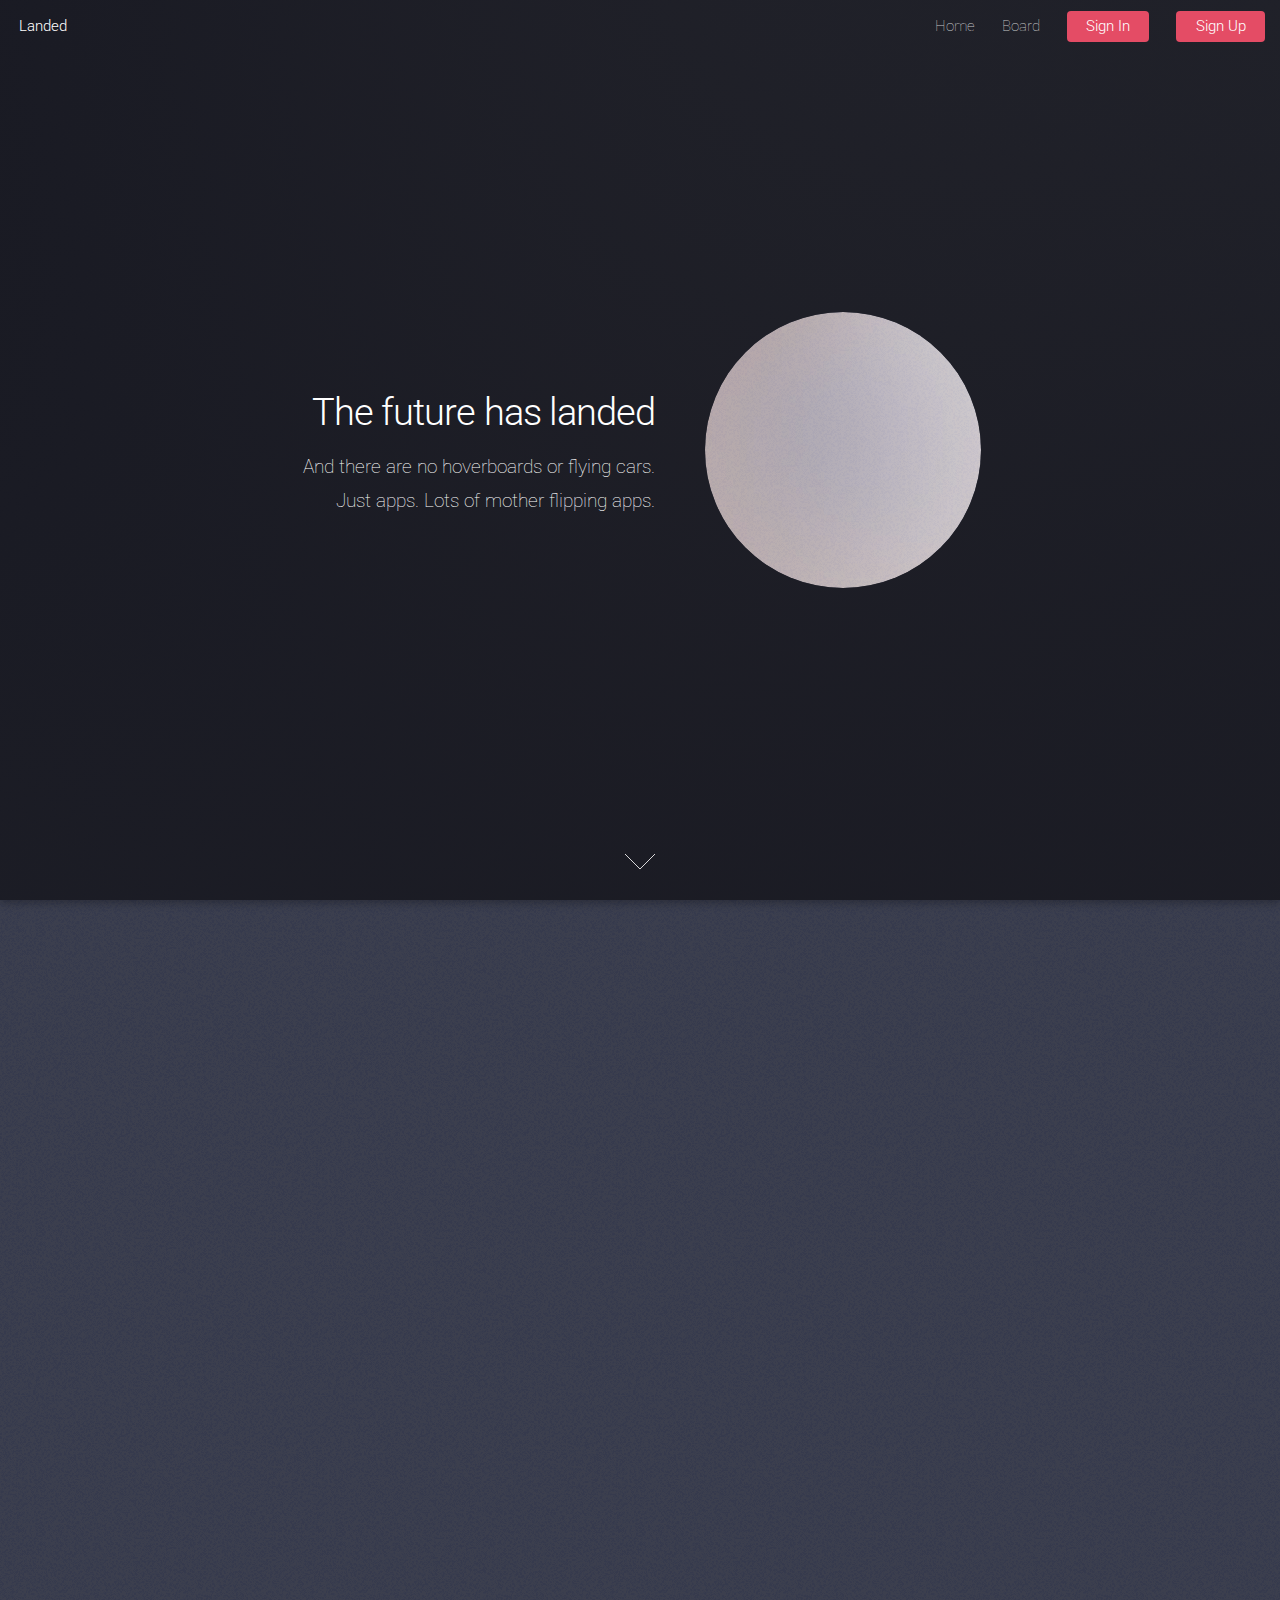
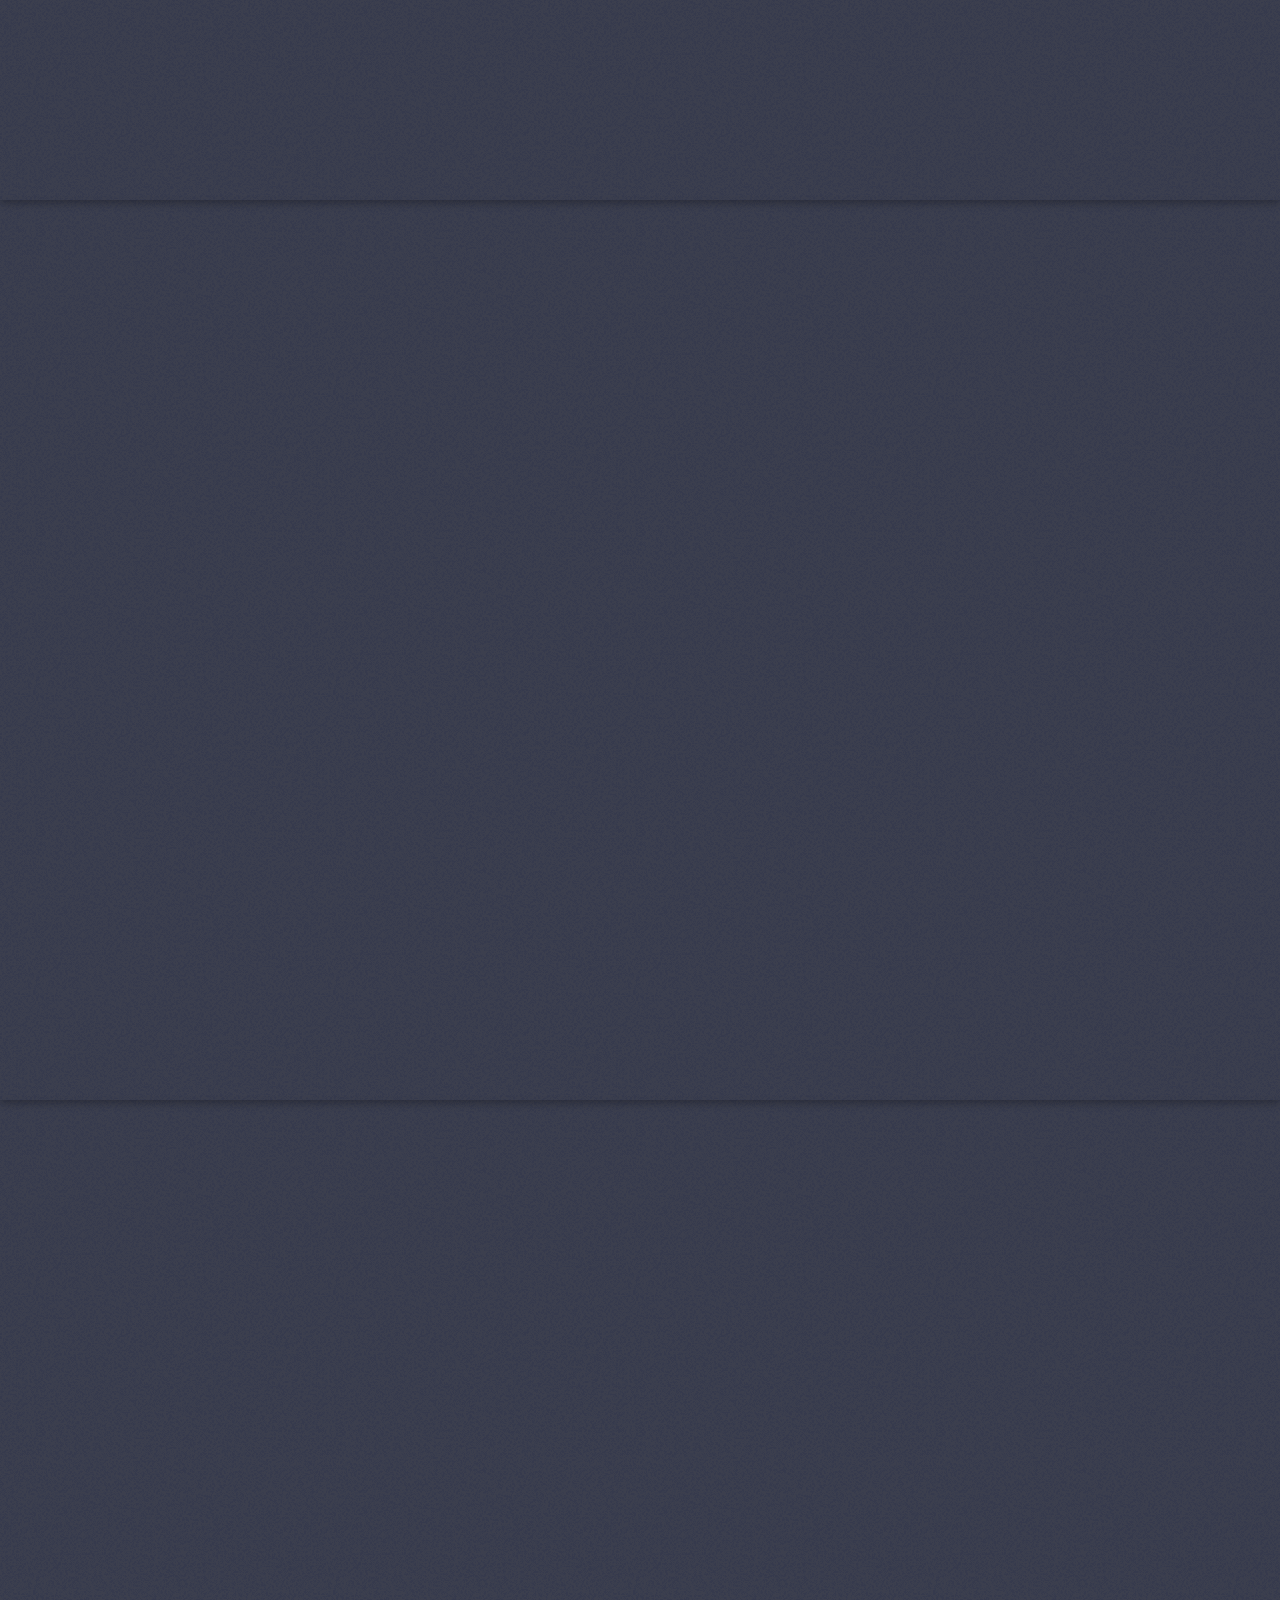
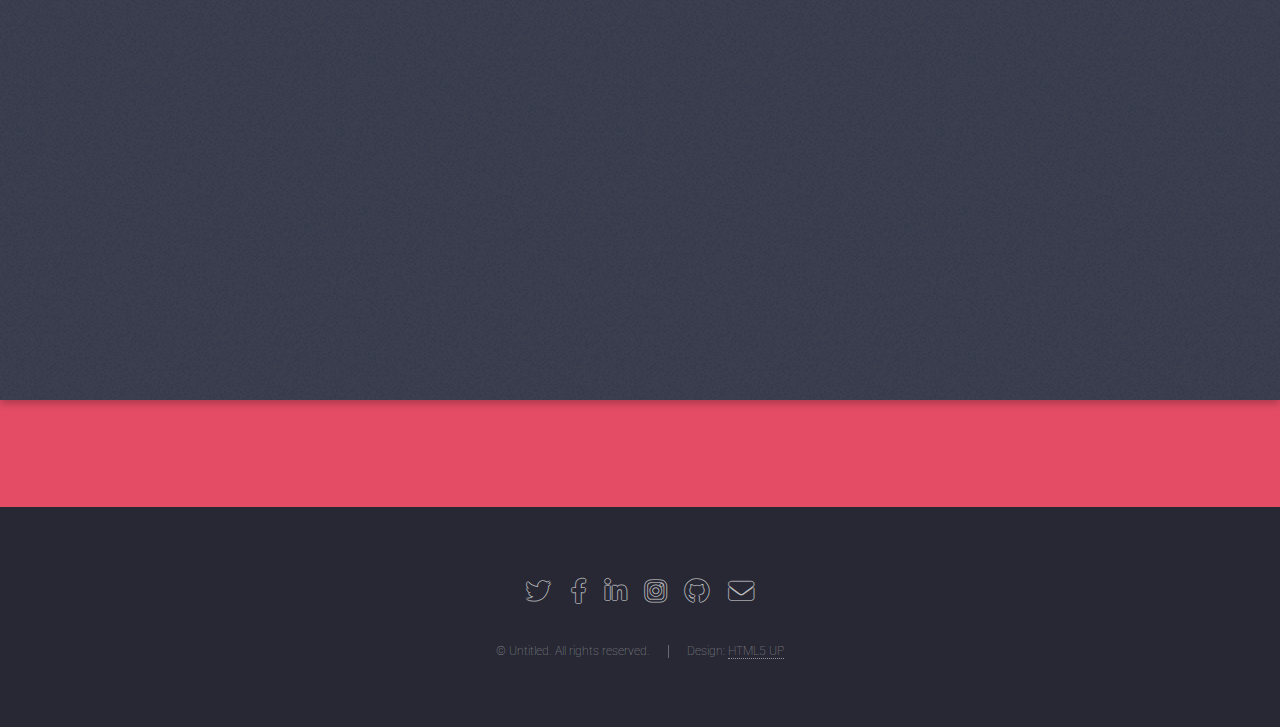
<file: Woosuk/WebContent/index.html>
<!DOCTYPE HTML>
<!--
	Landed by HTML5 UP
	html5up.net | @ajlkn
	Free for personal and commercial use under the CCA 3.0 license (html5up.net/license)
-->
<html>
	<head>
		<title>Landed by HTML5 UP</title>
		<meta charset="utf-8" />
		<meta name="viewport" content="width=device-width, initial-scale=1, user-scalable=no" />
		<link rel="stylesheet" href="assets/css/main.css" />
		<noscript><link rel="stylesheet" href="assets/css/noscript.css" /></noscript>
	</head>
	<body class="is-preload landing">
		<div id="page-wrapper">

			<!-- Header -->
				<header id="header">
					<h1 id="logo"><a href="index.html">Landed</a></h1>
					<nav id="nav">
						<ul>
							<li><a href="index.html">Home</a></li>
							<li>
								<a href="board.html">Board</a>
							</li>
							<li><a href="signin.html" class="button primary">Sign In</a></li>
							<li><a href="signup.html" class="button primary">Sign Up</a></li>
						</ul>
					</nav>
				</header>

			<!-- Banner -->
				<section id="banner">
					<div class="content">
						<header>
							<h2>The future has landed</h2>
							<p>And there are no hoverboards or flying cars.<br />
							Just apps. Lots of mother flipping apps.</p>
						</header>
						<span class="image"><img src="images/pic01.jpg" alt="" /></span>
					</div>
					<a href="#one" class="goto-next scrolly">Next</a>
				</section>

			<!-- One -->
				<section id="one" class="spotlight style1 bottom">
					<span class="image fit main"><img src="images/pic02.jpg" alt="" /></span>
					<div class="content">
						<div class="container">
							<div class="row">
								<div class="col-4 col-12-medium">
									<header>
										<h2>Odio faucibus ipsum integer consequat</h2>
										<p>Nascetur eu nibh vestibulum amet gravida nascetur praesent</p>
									</header>
								</div>
								<div class="col-4 col-12-medium">
									<p>Feugiat accumsan lorem eu ac lorem amet sed accumsan donec.
									Blandit orci porttitor semper. Arcu phasellus tortor enim mi
									nisi praesent dolor adipiscing. Integer mi sed nascetur cep aliquet
									augue varius tempus lobortis porttitor accumsan consequat
									adipiscing lorem dolor.</p>
								</div>
								<div class="col-4 col-12-medium">
									<p>Morbi enim nascetur et placerat lorem sed iaculis neque ante
									adipiscing adipiscing metus massa. Blandit orci porttitor semper.
									Arcu phasellus tortor enim mi mi nisi praesent adipiscing. Integer
									mi sed nascetur cep aliquet augue varius tempus. Feugiat lorem
									ipsum dolor nullam.</p>
								</div>
							</div>
						</div>
					</div>
					<a href="#two" class="goto-next scrolly">Next</a>
				</section>

			<!-- Two -->
				<section id="two" class="spotlight style2 right">
					<span class="image fit main"><img src="images/pic03.jpg" alt="" /></span>
					<div class="content">
						<header>
							<h2>Interdum amet non magna accumsan</h2>
							<p>Nunc commodo accumsan eget id nisi eu col volutpat magna</p>
						</header>
						<p>Feugiat accumsan lorem eu ac lorem amet ac arcu phasellus tortor enim mi mi nisi praesent adipiscing. Integer mi sed nascetur cep aliquet augue varius tempus lobortis porttitor lorem et accumsan consequat adipiscing lorem.</p>
						<ul class="actions">
							<li><a href="board.html" class="button">Learn More</a></li>
						</ul>
					</div>
					<a href="#three" class="goto-next scrolly">Next</a>
				</section>

			<!-- Three -->
				<section id="three" class="spotlight style3 left">
					<span class="image fit main bottom"><img src="images/pic04.jpg" alt="" /></span>
					<div class="content">
						<header>
							<h2>Interdum felis blandit praesent sed augue</h2>
							<p>Accumsan integer ultricies aliquam vel massa sapien phasellus</p>
						</header>
						<p>Feugiat accumsan lorem eu ac lorem amet ac arcu phasellus tortor enim mi mi nisi praesent adipiscing. Integer mi sed nascetur cep aliquet augue varius tempus lobortis porttitor lorem et accumsan consequat adipiscing lorem.</p>
						<ul class="actions">
							<li><a href="board.html" class="button">Learn More</a></li>
						</ul>
					</div>
					<a href="#four" class="goto-next scrolly">Next</a>
				</section>
				
				<section id="five" class="wrapper style2 special fade">
					<div class="container">
					</div>
				</section>


			<!-- Footer -->
				<footer id="footer">
					<ul class="icons">
						<li><a href="#" class="icon brands alt fa-twitter"><span class="label">Twitter</span></a></li>
						<li><a href="#" class="icon brands alt fa-facebook-f"><span class="label">Facebook</span></a></li>
						<li><a href="#" class="icon brands alt fa-linkedin-in"><span class="label">LinkedIn</span></a></li>
						<li><a href="#" class="icon brands alt fa-instagram"><span class="label">Instagram</span></a></li>
						<li><a href="#" class="icon brands alt fa-github"><span class="label">GitHub</span></a></li>
						<li><a href="#" class="icon solid alt fa-envelope"><span class="label">Email</span></a></li>
					</ul>
					<ul class="copyright">
						<li>&copy; Untitled. All rights reserved.</li><li>Design: <a href="http://html5up.net">HTML5 UP</a></li>
					</ul>
				</footer>

		</div>

		<!-- Scripts -->
			<script src="assets/js/jquery.min.js"></script>
			<script src="assets/js/jquery.scrolly.min.js"></script>
			<script src="assets/js/jquery.dropotron.min.js"></script>
			<script src="assets/js/jquery.scrollex.min.js"></script>
			<script src="assets/js/browser.min.js"></script>
			<script src="assets/js/breakpoints.min.js"></script>
			<script src="assets/js/util.js"></script>
			<script src="assets/js/main.js"></script>

	</body>
</html>
</file>
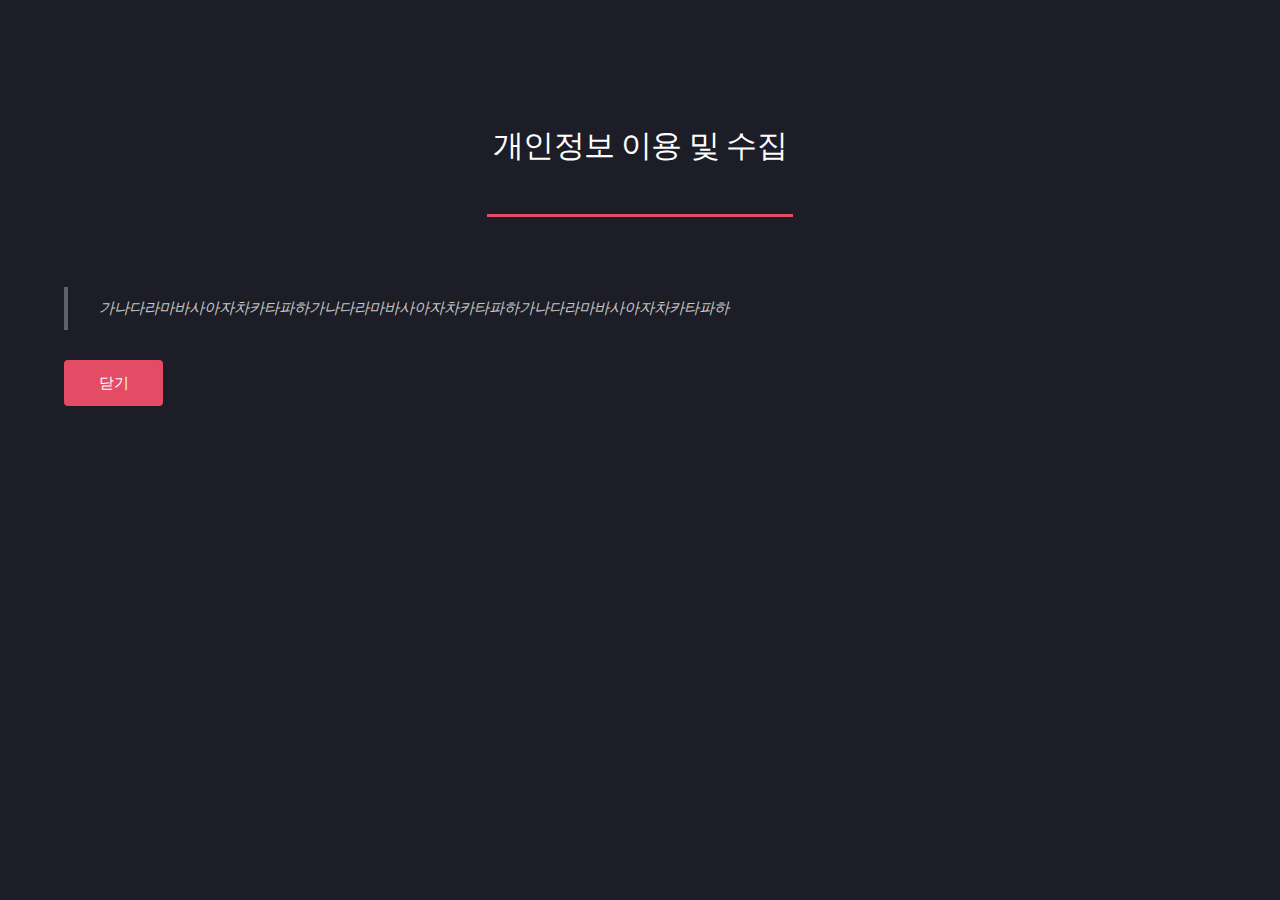
<file: Woosuk/WebContent/agree.html>
<!DOCTYPE HTML>
<!--
	Landed by HTML5 UP
	html5up.net | @ajlkn
	Free for personal and commercial use under the CCA 3.0 license (html5up.net/license)
-->
<html>
	<head>
		<title>Elements - Landed by HTML5 UP</title>
		<meta charset="utf-8" />
		<meta name="viewport" content="width=device-width, initial-scale=1, user-scalable=no" />
		<link rel="stylesheet" href="assets/css/main.css" />
		<noscript><link rel="stylesheet" href="assets/css/noscript.css" /></noscript>
	</head>
	<body class="is-preload">
		<div id="page-wrapper">
			<!-- Main -->
				<div id="main" class="wrapper style1">
					<div class="container">
						<header class="major">
							<h2>개인정보 이용 및 수집</h2>
						</header>

						<!-- Text -->
							<section>
								<h3></h3>
								<blockquote>
									가나다라마바사아자차카타파하가나다라마바사아자차카타파하가나다라마바사아자차카타파하
								</blockquote>

							</section>

						

						<!-- Buttons -->
							<section>
								<ul class="actions">
									<li><a href="javascript:window.close();" class="button primary">닫기</a></li>
								</ul>
								
							</section>

					</div>
				</div>

	</body>
</html>
</file>
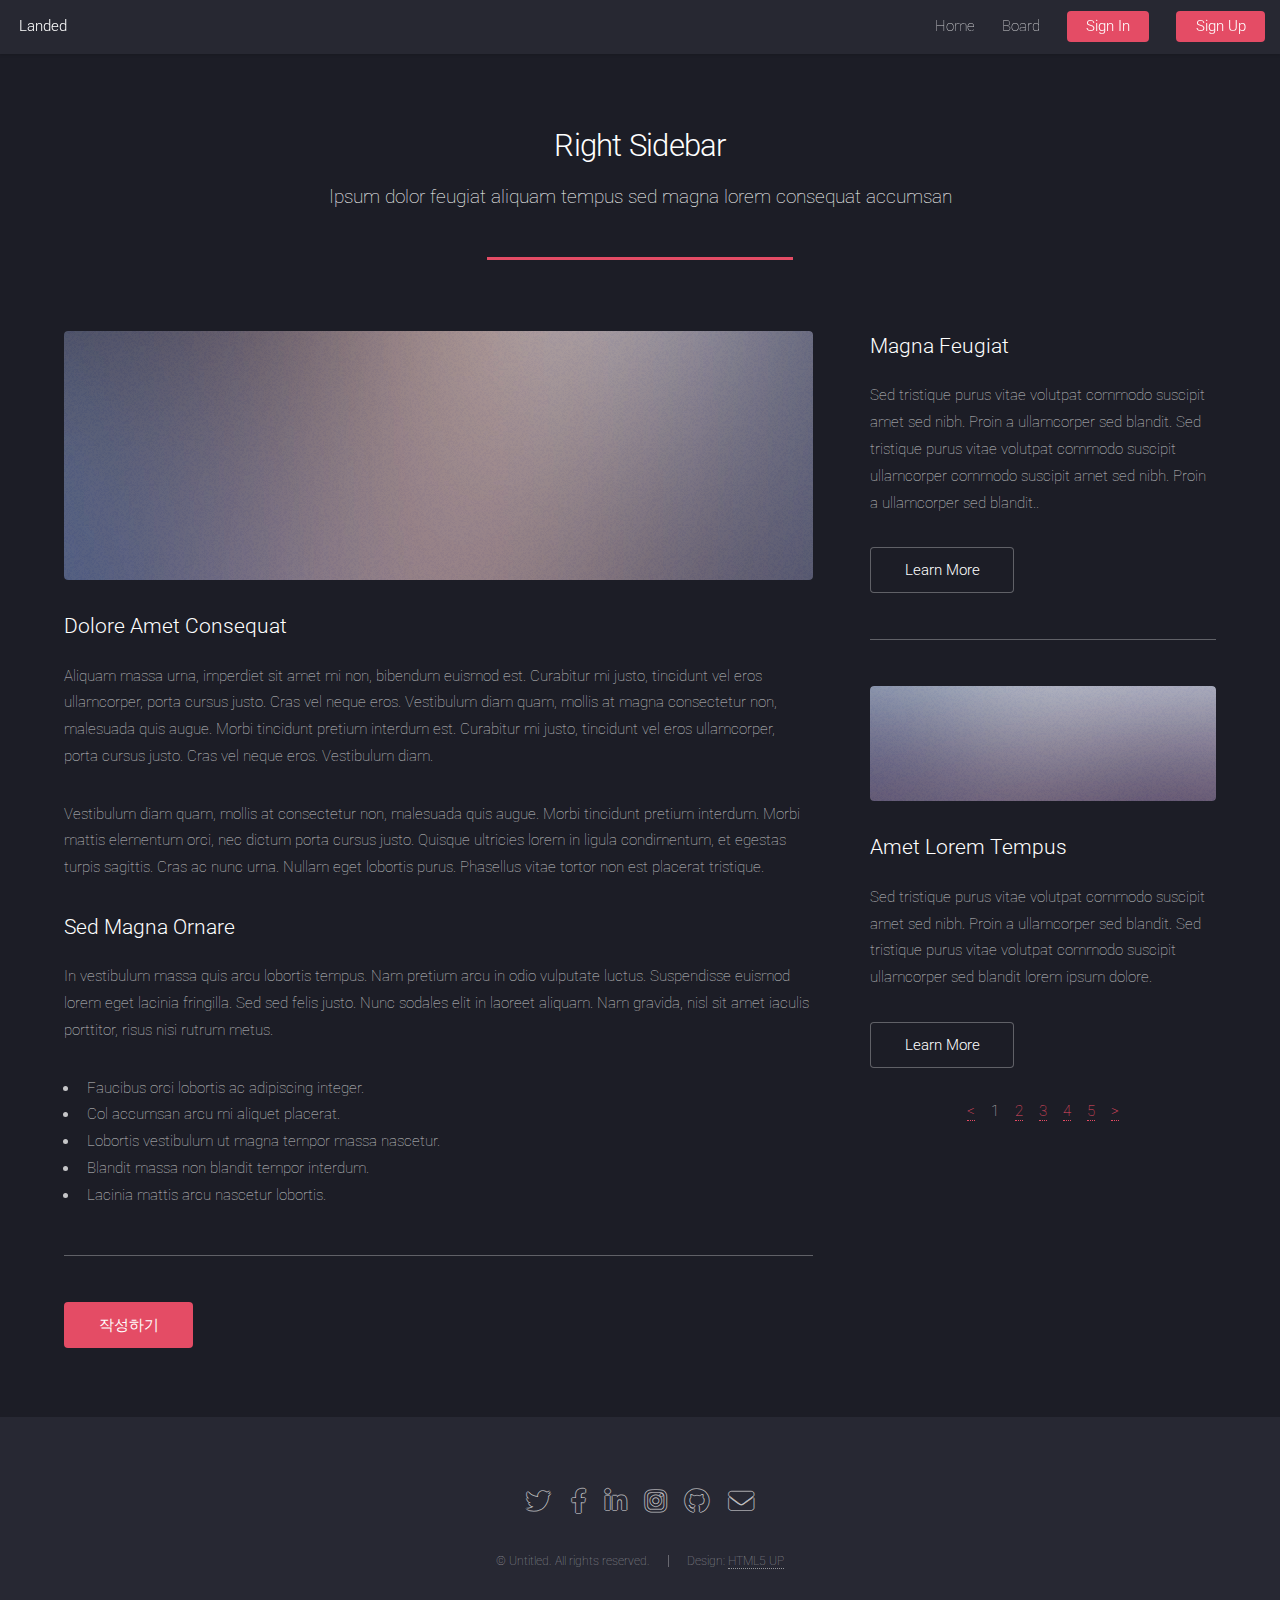
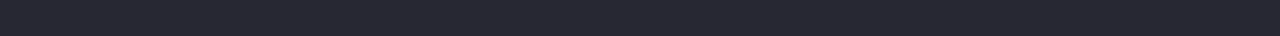
<file: Woosuk/WebContent/board.html>
<!DOCTYPE HTML>
<!--
	Landed by HTML5 UP
	html5up.net | @ajlkn
	Free for personal and commercial use under the CCA 3.0 license (html5up.net/license)
-->
<html>
	<head>
		<title>Right Sidebar - Landed by HTML5 UP</title>
		<meta charset="utf-8" />
		<meta name="viewport" content="width=device-width, initial-scale=1, user-scalable=no" />
		<link rel="stylesheet" href="assets/css/main.css" />
		<noscript><link rel="stylesheet" href="assets/css/noscript.css" /></noscript>
	</head>
	<body class="is-preload">
		<div id="page-wrapper">

			<!-- Header -->
				<header id="header">
					<h1 id="logo"><a href="index.html">Landed</a></h1>
					<nav id="nav">
						<ul>
							<li><a href="index.html">Home</a></li>
							<li>
								<a href="board.html">Board</a>
							</li>
							<li><a href="signin.html" class="button primary">Sign In</a></li>
							<li><a href="signup.html" class="button primary">Sign Up</a></li>
						</ul>
					</nav>
				</header>

			<!-- Main -->
				<div id="main" class="wrapper style1">
					<div class="container">
						<header class="major">
							<h2>Right Sidebar</h2>
							<p>Ipsum dolor feugiat aliquam tempus sed magna lorem consequat accumsan</p>
						</header>
						<div class="row gtr-150">
							<div class="col-8 col-12-medium">

								<!-- Content -->
									<section id="content">
										<a href="#" class="image fit"><img src="images/pic06.jpg" alt="" /></a>
										<h3>Dolore Amet Consequat</h3>
										<p>Aliquam massa urna, imperdiet sit amet mi non, bibendum euismod est. Curabitur mi justo, tincidunt vel eros ullamcorper, porta cursus justo. Cras vel neque eros. Vestibulum diam quam, mollis at magna consectetur non, malesuada quis augue. Morbi tincidunt pretium interdum est. Curabitur mi justo, tincidunt vel eros ullamcorper, porta cursus justo. Cras vel neque eros. Vestibulum diam.</p>
										<p>Vestibulum diam quam, mollis at consectetur non, malesuada quis augue. Morbi tincidunt pretium interdum. Morbi mattis elementum orci, nec dictum porta cursus justo. Quisque ultricies lorem in ligula condimentum, et egestas turpis sagittis. Cras ac nunc urna. Nullam eget lobortis purus. Phasellus vitae tortor non est placerat tristique.</p>
										<h3>Sed Magna Ornare</h3>
										<p>In vestibulum massa quis arcu lobortis tempus. Nam pretium arcu in odio vulputate luctus. Suspendisse euismod lorem eget lacinia fringilla. Sed sed felis justo. Nunc sodales elit in laoreet aliquam. Nam gravida, nisl sit amet iaculis porttitor, risus nisi rutrum metus.</p>
										<ul>
											<li>Faucibus orci lobortis ac adipiscing integer.</li>
											<li>Col accumsan arcu mi aliquet placerat.</li>
											<li>Lobortis vestibulum ut magna tempor massa nascetur.</li>
											<li>Blandit massa non blandit tempor interdum.</li>
											<li>Lacinia mattis arcu nascetur lobortis.</li>
										</ul>
									</section>
							<hr />
							</div>
							<div class="col-4 col-12-medium">

								<!-- Sidebar -->
									<section id="sidebar">
										<section>
											<h3>Magna Feugiat</h3>
											<p>Sed tristique purus vitae volutpat commodo suscipit amet sed nibh. Proin a ullamcorper sed blandit. Sed tristique purus vitae volutpat commodo suscipit ullamcorper commodo suscipit amet sed nibh. Proin a ullamcorper sed blandit..</p>
											<footer>
												<ul class="actions">
													<li><a href="#" class="button">Learn More</a></li>
												</ul>
											</footer>
										</section>
										<hr />
										<section>
											<a href="#" class="image fit"><img src="images/pic07.jpg" alt="" /></a>
											<h3>Amet Lorem Tempus</h3>
											<p>Sed tristique purus vitae volutpat commodo suscipit amet sed nibh. Proin a ullamcorper sed blandit. Sed tristique purus vitae volutpat commodo suscipit ullamcorper sed blandit lorem ipsum dolore.</p>
											<footer>
												<ul class="actions">
													<li><a href="#" class="button">Learn More</a></li>
												</ul>
											</footer>
										</section>
									</section>

							<div style="text-align: center">
								<a href="#">&lt;</a>&nbsp;&nbsp;&nbsp;
								1&nbsp;&nbsp;&nbsp;
								<a href="#">2</a>&nbsp;&nbsp;&nbsp;
								<a href="#">3</a>&nbsp;&nbsp;&nbsp;
								<a href="#">4</a>&nbsp;&nbsp;&nbsp;
								<a href="#">5</a>&nbsp;&nbsp;&nbsp;
								<a href="#">&gt;</a>
							</div>
							</div>
							<section>
								<ul class="actions">
									<li><a href="write_board.html" class="button primary">작성하기</a></li>
								</ul>
							</section>
						</div>
					</div>
				</div>

			<!-- Footer -->
				<footer id="footer">
					<ul class="icons">
						<li><a href="#" class="icon brands alt fa-twitter"><span class="label">Twitter</span></a></li>
						<li><a href="#" class="icon brands alt fa-facebook-f"><span class="label">Facebook</span></a></li>
						<li><a href="#" class="icon brands alt fa-linkedin-in"><span class="label">LinkedIn</span></a></li>
						<li><a href="#" class="icon brands alt fa-instagram"><span class="label">Instagram</span></a></li>
						<li><a href="#" class="icon brands alt fa-github"><span class="label">GitHub</span></a></li>
						<li><a href="#" class="icon solid alt fa-envelope"><span class="label">Email</span></a></li>
					</ul>
					<ul class="copyright">
						<li>&copy; Untitled. All rights reserved.</li><li>Design: <a href="http://html5up.net">HTML5 UP</a></li>
					</ul>
				</footer>

		</div>

		<!-- Scripts -->
			<script src="assets/js/jquery.min.js"></script>
			<script src="assets/js/jquery.scrolly.min.js"></script>
			<script src="assets/js/jquery.dropotron.min.js"></script>
			<script src="assets/js/jquery.scrollex.min.js"></script>
			<script src="assets/js/browser.min.js"></script>
			<script src="assets/js/breakpoints.min.js"></script>
			<script src="assets/js/util.js"></script>
			<script src="assets/js/main.js"></script>

	</body>
</html>
</file>
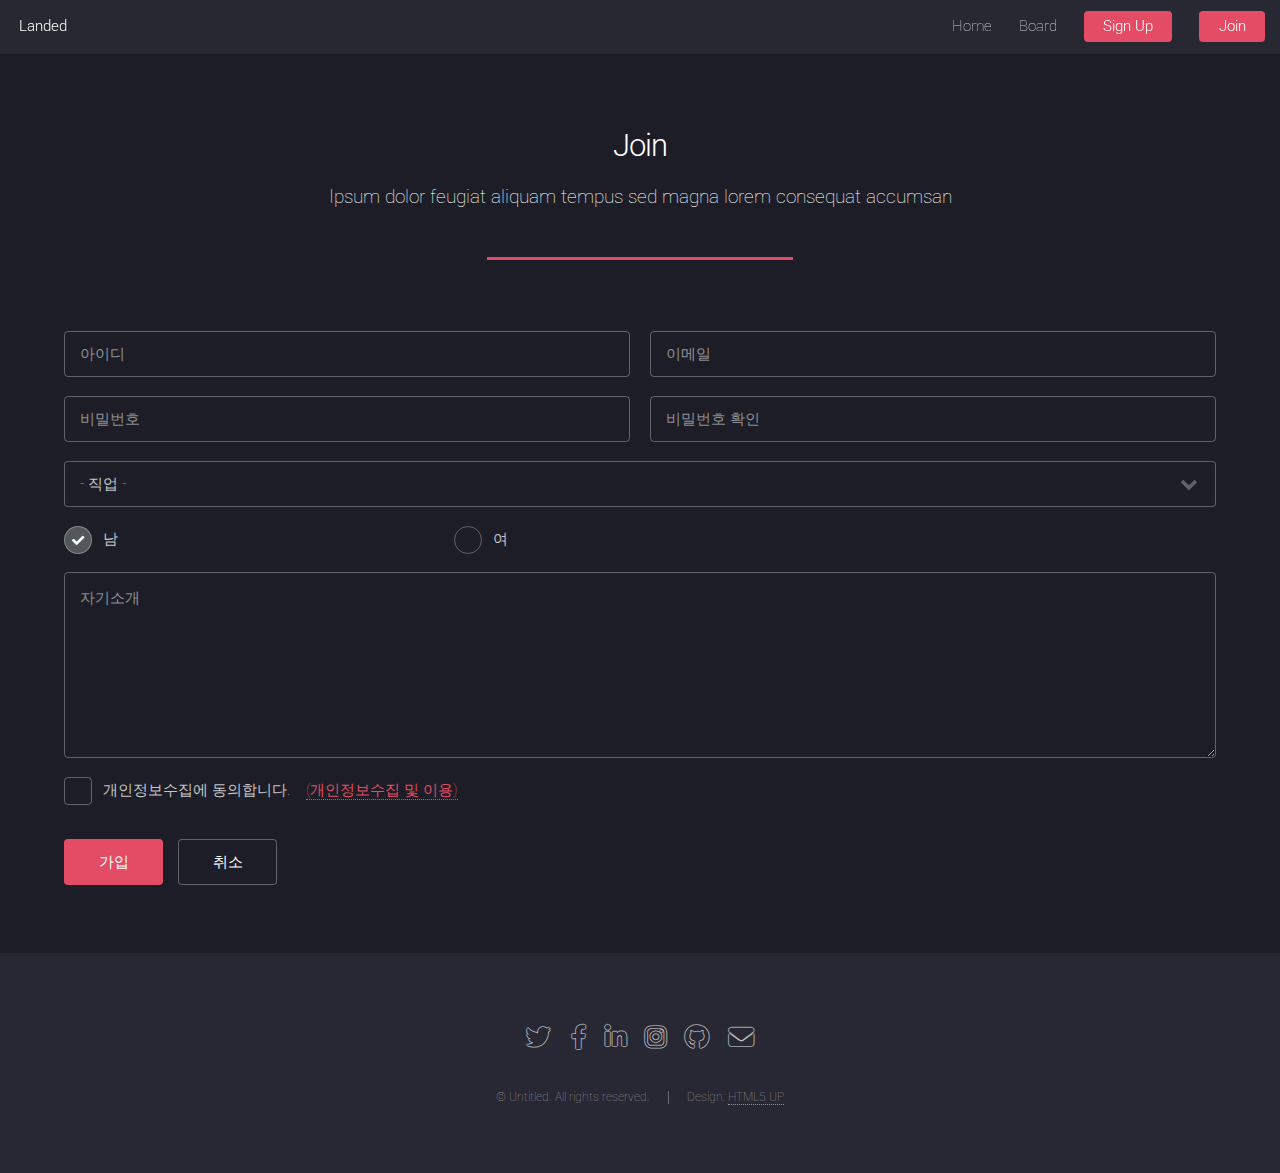
<file: Woosuk/WebContent/join.html>
<!DOCTYPE HTML>
<!--
	Landed by HTML5 UP
	html5up.net | @ajlkn
	Free for personal and commercial use under the CCA 3.0 license (html5up.net/license)
-->
<html>
	<head>
		<title>Elements - Landed by HTML5 UP</title>
		<meta charset="utf-8" />
		<meta name="viewport" content="width=device-width, initial-scale=1, user-scalable=no" />
		<link rel="stylesheet" href="assets/css/main.css" />
		<noscript><link rel="stylesheet" href="assets/css/noscript.css" /></noscript>
	</head>
	<body class="is-preload">
		<div id="page-wrapper">

			<!-- Header -->
				<header id="header">
					<h1 id="logo"><a href="index.html">Landed</a></h1>
					<nav id="nav">
						<ul>
							<li><a href="index.html">Home</a></li>
							<li>
								<a href="board.html">Board</a>
							</li>
							<li><a href="signup.html" class="button primary">Sign Up</a></li>
							<li><a href="join.html" class="button primary">Join</a></li>
						</ul>
					</nav>
				</header>

			<!-- Main -->
				<div id="main" class="wrapper style1">
					<div class="container">
						<header class="major">
							<h2>Join</h2>
							<p>Ipsum dolor feugiat aliquam tempus sed magna lorem consequat accumsan</p>
						</header>
						<!-- Form -->
							<section>
								<form method="post" action="#">
									<div class="row gtr-uniform gtr-50">
										<div class="col-6 col-12-xsmall">
											<input type="text" name="name" id="name" value="" placeholder="아이디" />
										</div>
										<div class="col-6 col-12-xsmall">
											<input type="email" name="email" id="email" value="" placeholder="이메일" />
										</div>
										<div class="col-6 col-12-xsmall">
											<input type="password" name="pass1" id="pass1" value="" placeholder="비밀번호" />
										</div>
										<div class="col-6 col-12-xsmall">
											<input type="password" name="pass2" id="pass2" value="" placeholder="비밀번호 확인" />
										</div>
										<div class="col-12">
											<select name="job" id="job">
												<option value="">- 직업 -</option>
												<option value="1">학생</option>
												<option value="2">프로그래머</option>
												<option value="3">서버엔지니어</option>
												<option value="4">디자이너</option>
											</select>
										</div>
										<div class="col-4 col-12-medium">
											<input type="radio" id="priority-low" name="priority" checked>
											<label for="priority-low">남</label>
										</div>
										<div class="col-4 col-12-medium">
											<input type="radio" id="priority-normal" name="priority">
											<label for="priority-normal">여</label>
										</div>
										<div class="col-12">
											<textarea name="message" id="message" placeholder="자기소개" rows="6"></textarea>
										</div>
										<div class="col-6 col-12-medium">
											<input type="checkbox" id="copy" name="copy">
											<label for="copy">개인정보수집에 동의합니다.</label>
											<a href="#">(개인정보수집 및 이용)</a>
										</div>
										<div class="col-12">
											<ul class="actions">
												<li><input type="submit" value="가입" class="primary" /></li>
												<li><input type="reset" value="취소" /></li>
											</ul>
										</div>
									</div>
								</form>
							</section>
					</div>
				</div>

			<!-- Footer -->
				<footer id="footer">
					<ul class="icons">
						<li><a href="#" class="icon brands alt fa-twitter"><span class="label">Twitter</span></a></li>
						<li><a href="#" class="icon brands alt fa-facebook-f"><span class="label">Facebook</span></a></li>
						<li><a href="#" class="icon brands alt fa-linkedin-in"><span class="label">LinkedIn</span></a></li>
						<li><a href="#" class="icon brands alt fa-instagram"><span class="label">Instagram</span></a></li>
						<li><a href="#" class="icon brands alt fa-github"><span class="label">GitHub</span></a></li>
						<li><a href="#" class="icon solid alt fa-envelope"><span class="label">Email</span></a></li>
					</ul>
					<ul class="copyright">
						<li>&copy; Untitled. All rights reserved.</li><li>Design: <a href="http://html5up.net">HTML5 UP</a></li>
					</ul>
				</footer>

		</div>

		<!-- Scripts -->
			<script src="assets/js/jquery.min.js"></script>
			<script src="assets/js/jquery.scrolly.min.js"></script>
			<script src="assets/js/jquery.dropotron.min.js"></script>
			<script src="assets/js/jquery.scrollex.min.js"></script>
			<script src="assets/js/browser.min.js"></script>
			<script src="assets/js/breakpoints.min.js"></script>
			<script src="assets/js/util.js"></script>
			<script src="assets/js/main.js"></script>

	</body>
</html>
</file>
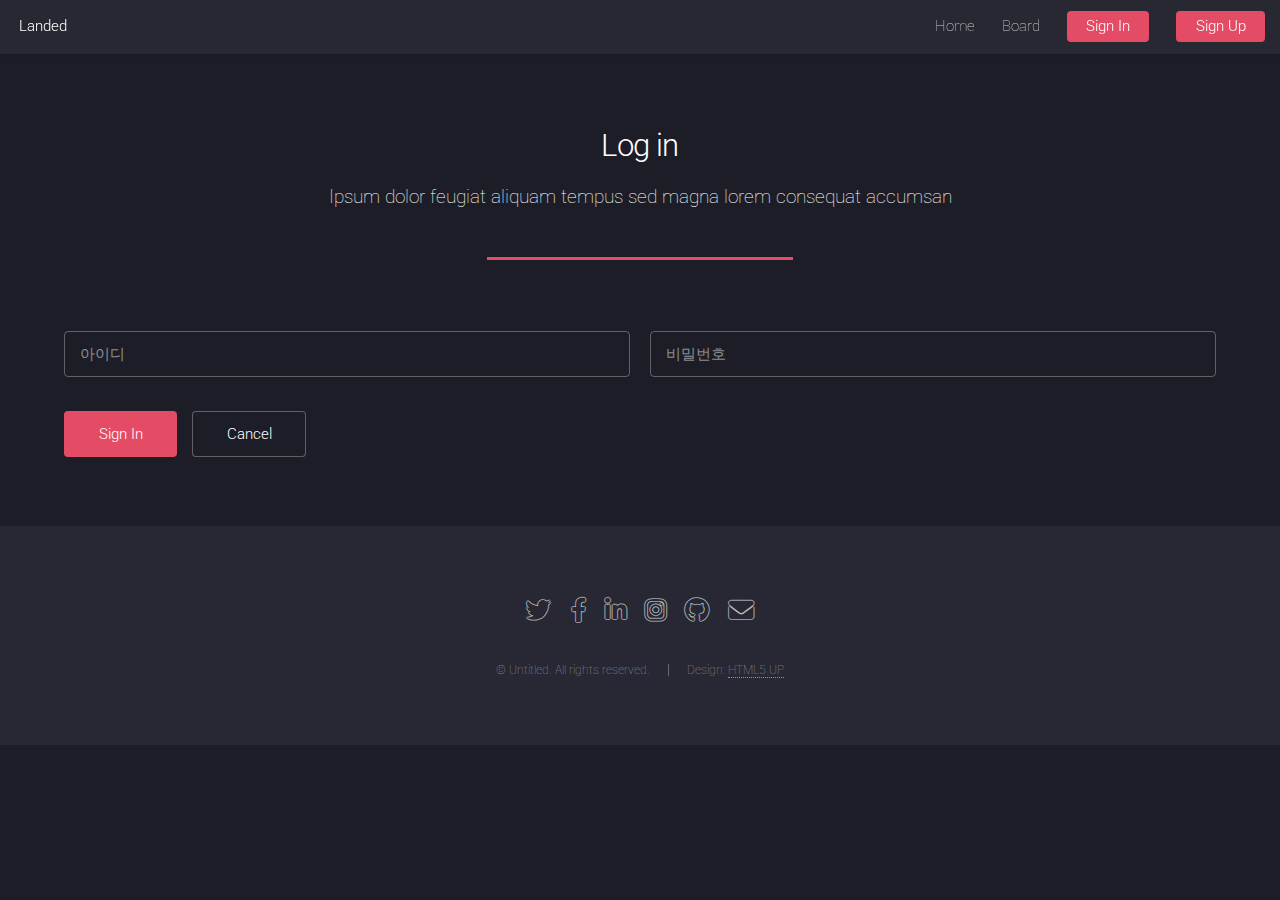
<file: Woosuk/WebContent/signin.html>
<!DOCTYPE HTML>
<!--
	Landed by HTML5 UP
	html5up.net | @ajlkn
	Free for personal and commercial use under the CCA 3.0 license (html5up.net/license)
-->
<html>
	<head>
		<title>Elements - Landed by HTML5 UP</title>
		<meta charset="utf-8" />
		<meta name="viewport" content="width=device-width, initial-scale=1, user-scalable=no" />
		<link rel="stylesheet" href="assets/css/main.css" />
		<link rel="stylesheet" href="assets/css/additional.css" />
		<noscript><link rel="stylesheet" href="assets/css/noscript.css" /></noscript>
	</head>
	<body class="is-preload">
		<div id="page-wrapper">

			<!-- Header -->
				<header id="header">
					<h1 id="logo"><a href="index.html">Landed</a></h1>
					<nav id="nav">
						<ul>
							<li><a href="index.html">Home</a></li>
							<li>
								<a href="board.html">Board</a>
							</li>
							<li><a href="signin.html" class="button primary">Sign In</a></li>
							<li><a href="signup.html" class="button primary">Sign Up</a></li>
						</ul>
					</nav>
				</header>

			<!-- Main -->
				<div id="main" class="wrapper style1">
					<div class="container">
						<header class="major">
							<h2>Log in</h2>
							<p>Ipsum dolor feugiat aliquam tempus sed magna lorem consequat accumsan</p>
						</header>
						<!-- Form -->
							<section>
								<form method="post" action="#">
									<div class="row gtr-uniform gtr-50">
										<div class="col-6 col-6-xsmall">
											<input type="text" name="name" id="name" value="" placeholder="아이디" />
											<div id="name_error" class="error"></div>
										</div>
										<div class="col-6 col-6-xsmall">
											<input type="password" name="pass" id="pass" value="" placeholder="비밀번호" />
											<div id="password_error" class="error"></div>
										</div>
										<div class="col-12">
											<ul class="actions">
												<li><input id="login_btn" type="submit" value="Sign In" class="primary" /></li>
												<li><input id="reset_btn" type="reset" value="Cancel" /></li>
											</ul>
										</div>
									</div>
								</form>
							</section>

					</div>
				</div>

			<!-- Footer -->
				<footer id="footer">
					<ul class="icons">
						<li><a href="#" class="icon brands alt fa-twitter"><span class="label">Twitter</span></a></li>
						<li><a href="#" class="icon brands alt fa-facebook-f"><span class="label">Facebook</span></a></li>
						<li><a href="#" class="icon brands alt fa-linkedin-in"><span class="label">LinkedIn</span></a></li>
						<li><a href="#" class="icon brands alt fa-instagram"><span class="label">Instagram</span></a></li>
						<li><a href="#" class="icon brands alt fa-github"><span class="label">GitHub</span></a></li>
						<li><a href="#" class="icon solid alt fa-envelope"><span class="label">Email</span></a></li>
					</ul>
					<ul class="copyright">
						<li>&copy; Untitled. All rights reserved.</li><li>Design: <a href="http://html5up.net">HTML5 UP</a></li>
					</ul>
				</footer>

		</div>

		<!-- Scripts -->
			<script src="assets/js/jquery.min.js"></script>
			<script src="assets/js/jquery.scrolly.min.js"></script>
			<script src="assets/js/jquery.dropotron.min.js"></script>
			<script src="assets/js/jquery.scrollex.min.js"></script>
			<script src="assets/js/browser.min.js"></script>
			<script src="assets/js/breakpoints.min.js"></script>
			<script src="assets/js/util.js"></script>
			<script src="assets/js/main.js"></script>
			<script src="assets/js/additional.js"></script>
	</body>
</html>
</file>
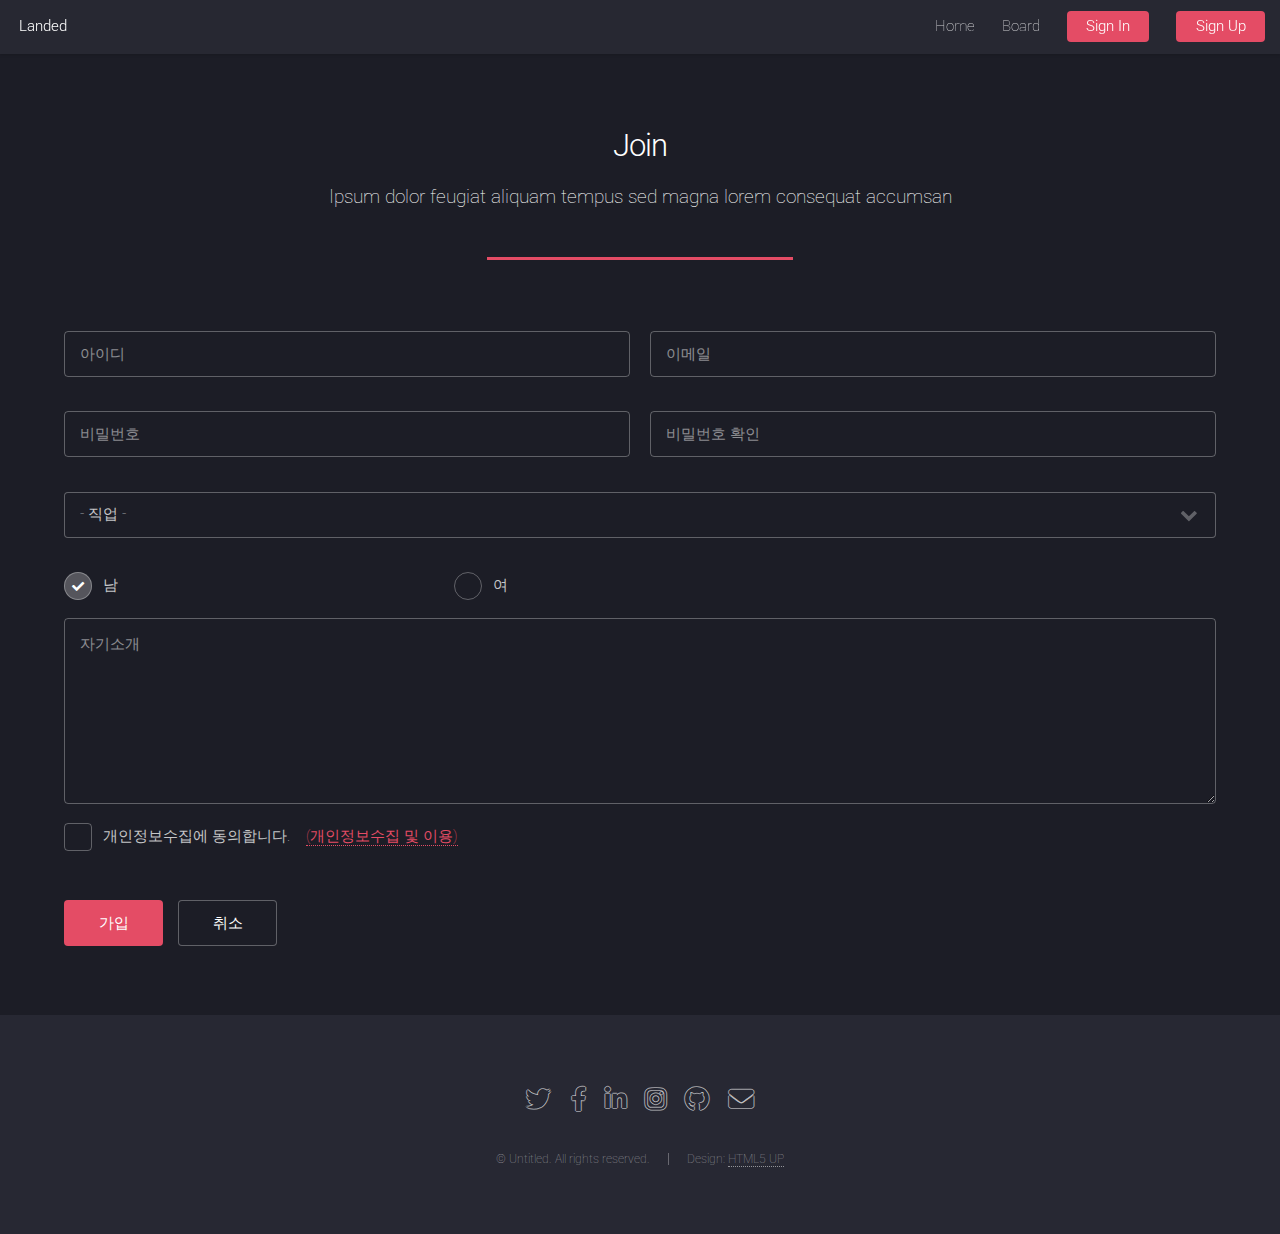
<file: Woosuk/WebContent/signup.html>
<!DOCTYPE HTML>
<!--
	Landed by HTML5 UP
	html5up.net | @ajlkn
	Free for personal and commercial use under the CCA 3.0 license (html5up.net/license)
-->
<html>
	<head>
		<title>Elements - Landed by HTML5 UP</title>
		<meta charset="utf-8" />
		<meta name="viewport" content="width=device-width, initial-scale=1, user-scalable=no" />
		<link rel="stylesheet" href="assets/css/main.css" />
		<link rel="stylesheet" href="assets/css/additional.css" />
		<noscript><link rel="stylesheet" href="assets/css/noscript.css" /></noscript>
	</head>
	<body class="is-preload">
		<div id="page-wrapper">

			<!-- Header -->
				<header id="header">
					<h1 id="logo"><a href="index.html">Landed</a></h1>
					<nav id="nav">
						<ul>
							<li><a href="index.html">Home</a></li>
							<li>
								<a href="board.html">Board</a>
							</li>
							<li><a href="signin.html" class="button primary">Sign In</a></li>
							<li><a href="signup.html" class="button primary">Sign Up</a></li>
						</ul>
					</nav>
				</header>

			<!-- Main -->
				<div id="main" class="wrapper style1">
					<div class="container">
						<header class="major">
							<h2>Join</h2>
							<p>Ipsum dolor feugiat aliquam tempus sed magna lorem consequat accumsan</p>
						</header>
						<!-- Form -->
							<section>
								<form method="post" action="#">
									<div class="row gtr-uniform gtr-50">
										<div class="col-6 col-12-xsmall">
											<input type="text" name="name" id="name" value="" placeholder="아이디" />
											<div id="name_error" class="error"></div>
										</div>
										<div class="col-6 col-12-xsmall">
											<input type="email" name="email" id="email" value="" placeholder="이메일" />
											<div id="email_error" class="error"></div>
										</div>
										<div class="col-6 col-12-xsmall">
											<input type="password" name="pass1" id="pass1" value="" placeholder="비밀번호" />
											<div id="pass1_error" class="error"></div>
										</div>
										<div class="col-6 col-12-xsmall">
											<input type="password" name="pass2" id="pass2" value="" placeholder="비밀번호 확인" />
											<div id="pass2_error" class="error"></div>
										</div>
										<div class="col-12">
											<select name="job" id="job">
												<option value="">- 직업 -</option>
												<option value="1">학생</option>
												<option value="2">프로그래머</option>
												<option value="3">서버엔지니어</option>
												<option value="4">디자이너</option>
											</select>
											<div id="job_error" class="error"></div>
										</div>
										<div class="col-4 col-12-medium">
											<input type="radio" id="priority-low" name="priority" checked>
											<label for="priority-low">남</label>
										</div>
										<div class="col-4 col-12-medium">
											<input type="radio" id="priority-normal" name="priority">
											<label for="priority-normal">여</label>
										</div>
										<div class="col-12">
											<textarea name="message" id="message" placeholder="자기소개" rows="6"></textarea>
										</div>
										<div class="col-6 col-12-medium">
											<input type="checkbox" id="copy" name="copy">
											<label for="copy">개인정보수집에 동의합니다.</label>
											<a href="javascript:popup('/Woosuk/agree.html');">(개인정보수집 및 이용)</a>
											<div id="copy_error" class="error"></div>
										</div>
										<div class="col-12">
											<ul class="actions">
												<li><input id="signup_btn" type="submit" value="가입" class="primary" /></li>
												<li><input type="reset" value="취소" /></li>
											</ul>
										</div>
									</div>
								</form>
							</section>
					</div>
				</div>

			<!-- Footer -->
				<footer id="footer">
					<ul class="icons">
						<li><a href="#" class="icon brands alt fa-twitter"><span class="label">Twitter</span></a></li>
						<li><a href="#" class="icon brands alt fa-facebook-f"><span class="label">Facebook</span></a></li>
						<li><a href="#" class="icon brands alt fa-linkedin-in"><span class="label">LinkedIn</span></a></li>
						<li><a href="#" class="icon brands alt fa-instagram"><span class="label">Instagram</span></a></li>
						<li><a href="#" class="icon brands alt fa-github"><span class="label">GitHub</span></a></li>
						<li><a href="#" class="icon solid alt fa-envelope"><span class="label">Email</span></a></li>
					</ul>
					<ul class="copyright">
						<li>&copy; Untitled. All rights reserved.</li><li>Design: <a href="http://html5up.net">HTML5 UP</a></li>
					</ul>
				</footer>

		</div>

		<!-- Scripts -->
			<script src="assets/js/jquery.min.js"></script>
			<script src="assets/js/jquery.scrolly.min.js"></script>
			<script src="assets/js/jquery.dropotron.min.js"></script>
			<script src="assets/js/jquery.scrollex.min.js"></script>
			<script src="assets/js/browser.min.js"></script>
			<script src="assets/js/breakpoints.min.js"></script>
			<script src="assets/js/util.js"></script>
			<script src="assets/js/main.js"></script>
			<script src="assets/js/additional.js"></script>

	</body>
</html>
</file>
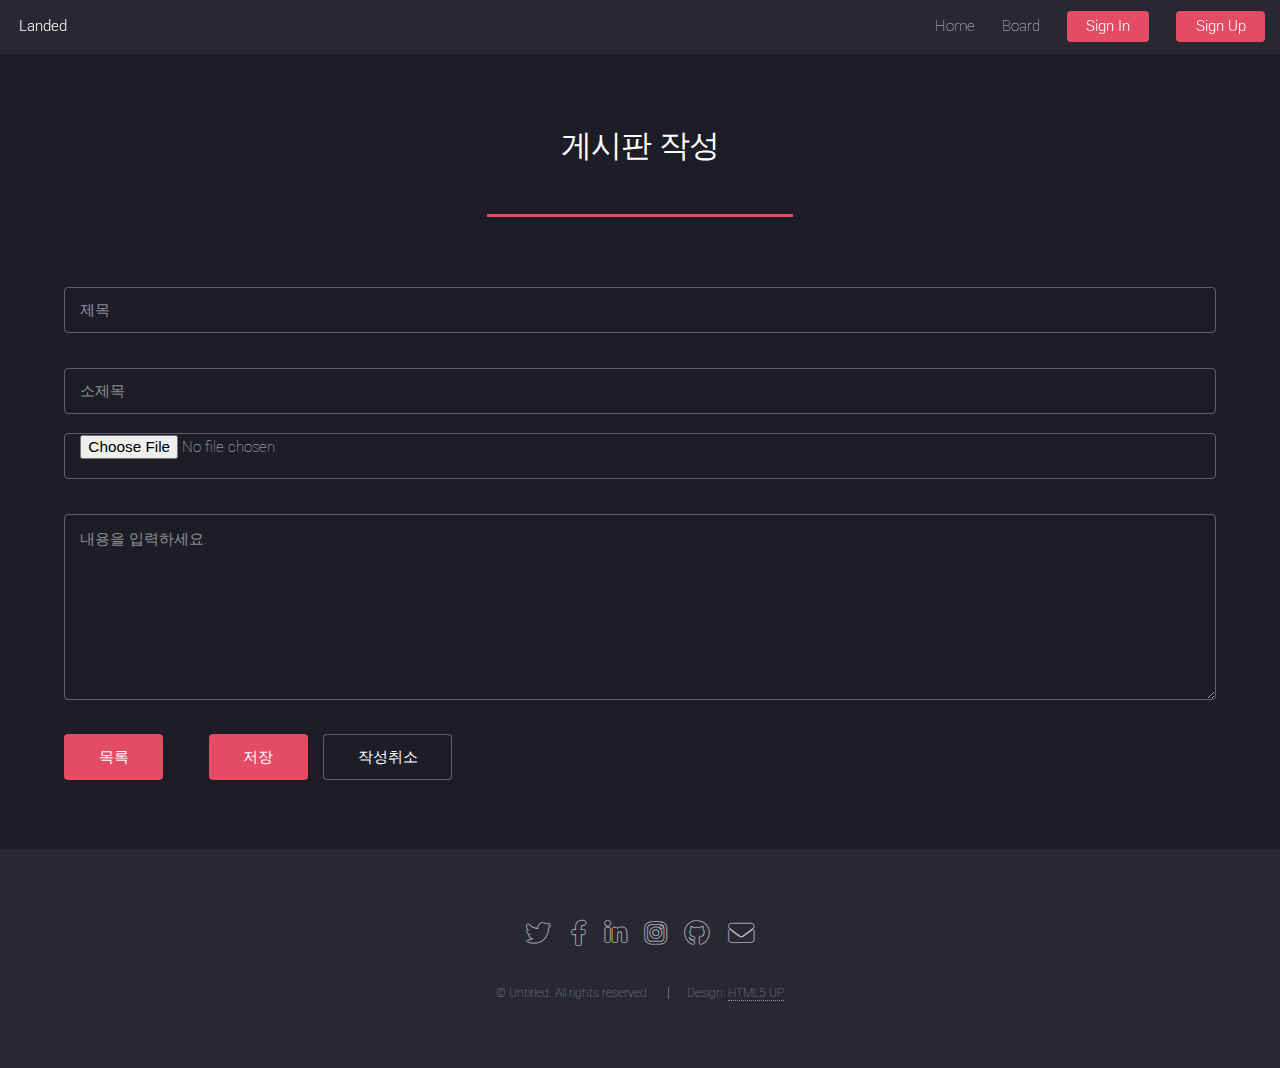
<file: Woosuk/WebContent/write_board.html>
<!DOCTYPE HTML>
<!--
	Landed by HTML5 UP
	html5up.net | @ajlkn
	Free for personal and commercial use under the CCA 3.0 license (html5up.net/license)
-->
<html>
	<head>
		<title>Elements - Landed by HTML5 UP</title>
		<meta charset="utf-8" />
		<meta name="viewport" content="width=device-width, initial-scale=1, user-scalable=no" />
		<link rel="stylesheet" href="assets/css/main.css" />
		<link rel="stylesheet" href="assets/css/additional.css" />
		<noscript><link rel="stylesheet" href="assets/css/noscript.css" /></noscript>
	</head>
	<body class="is-preload">
		<div id="page-wrapper">

			<!-- Header -->
				<header id="header">
					<h1 id="logo"><a href="index.html">Landed</a></h1>
					<nav id="nav">
						<ul>
							<li><a href="index.html">Home</a></li>
							<li>
								<a href="board.html">Board</a>
							</li>
							<li><a href="signin.html" class="button primary">Sign In</a></li>
							<li><a href="signup.html" class="button primary">Sign Up</a></li>
						</ul>
					</nav>
				</header>

			<!-- Main -->
				<div id="main" class="wrapper style1">
					<div class="container">
						<header class="major">
							<h2>게시판 작성</h2>
						</header>

						<!-- Form -->
							<section>
								<form method="post" action="#">
									<div class="row gtr-uniform gtr-50">
										<div class="col-12">
											<input type="text" name="title" id="title" value="" placeholder="제목" />
											<div id="title_error" class="error"></div>
										</div>
										<div class="col-12">
											<input type="text" name="subtitle" id="subtitle" value="" placeholder="소제목" />
										</div>
										<div class="col-12">
											<input type="file" name="file" id="file" value="" placeholder="이미지파일" />
											<div id="file_error" class="error"></div>
										</div>
										<div class="col-12">
											<textarea name="contents" id="contents" placeholder="내용을 입력하세요." rows="6"></textarea>
											<div id="contents_error" class="error"></div>
										</div>
										<div class="col-12">
											<ul class="actions">
												<li><a href="board.html" class="button primary">목록</a></li>
												<li></li>
												<li></li>
												<li><input id="save_btn" type="submit" value="저장" class="primary" /></li>
												<li><input type="reset" value="작성취소" /></li>
											</ul>
										</div>
									</div>
								</form>
							</section>

					</div>
				</div>

			<!-- Footer -->
				<footer id="footer">
					<ul class="icons">
						<li><a href="#" class="icon brands alt fa-twitter"><span class="label">Twitter</span></a></li>
						<li><a href="#" class="icon brands alt fa-facebook-f"><span class="label">Facebook</span></a></li>
						<li><a href="#" class="icon brands alt fa-linkedin-in"><span class="label">LinkedIn</span></a></li>
						<li><a href="#" class="icon brands alt fa-instagram"><span class="label">Instagram</span></a></li>
						<li><a href="#" class="icon brands alt fa-github"><span class="label">GitHub</span></a></li>
						<li><a href="#" class="icon solid alt fa-envelope"><span class="label">Email</span></a></li>
					</ul>
					<ul class="copyright">
						<li>&copy; Untitled. All rights reserved.</li><li>Design: <a href="http://html5up.net">HTML5 UP</a></li>
					</ul>
				</footer>

		</div>

		<!-- Scripts -->
			<script src="assets/js/jquery.min.js"></script>
			<script src="assets/js/jquery.scrolly.min.js"></script>
			<script src="assets/js/jquery.dropotron.min.js"></script>
			<script src="assets/js/jquery.scrollex.min.js"></script>
			<script src="assets/js/browser.min.js"></script>
			<script src="assets/js/breakpoints.min.js"></script>
			<script src="assets/js/util.js"></script>
			<script src="assets/js/main.js"></script>
			<script src="assets/js/additional.js"></script>

	</body>
</html>
</file>
<file: Woosuk/WebContent/assets/css/noscript.css>
/*
	Landed by HTML5 UP
	html5up.net | @ajlkn
	Free for personal and commercial use under the CCA 3.0 license (html5up.net/license)
*/

/* Loader */

	body.landing.is-preload:before {
		display: none;
	}

	body.landing.is-preload:after {
		display: none;
	}
</file>
<file: Woosuk/WebContent/assets/css/additional.css>
@charset "UTF-8";

.error {
	margin: 1em;
	color: #e44c65;
}

.non_error {
	margin: 1em;
	color: #00ff00;
}
</file>
<file: Woosuk/WebContent/assets/css/main.css>
@import url("fontawesome-all.min.css");
@import url("https://fonts.googleapis.com/css?family=Roboto:100,300,100italic,300italic");

/*
	Landed by HTML5 UP
	html5up.net | @ajlkn
	Free for personal and commercial use under the CCA 3.0 license (html5up.net/license)
*/

html, body, div, span, applet, object,
iframe, h1, h2, h3, h4, h5, h6, p, blockquote,
pre, a, abbr, acronym, address, big, cite,
code, del, dfn, em, img, ins, kbd, q, s, samp,
small, strike, strong, sub, sup, tt, var, b,
u, i, center, dl, dt, dd, ol, ul, li, fieldset,
form, label, legend, table, caption, tbody,
tfoot, thead, tr, th, td, article, aside,
canvas, details, embed, figure, figcaption,
footer, header, hgroup, menu, nav, output, ruby,
section, summary, time, mark, audio, video {
	margin: 0;
	padding: 0;
	border: 0;
	font-size: 100%;
	font: inherit;
	vertical-align: baseline;}

article, aside, details, figcaption, figure,
footer, header, hgroup, menu, nav, section {
	display: block;}

body {
	line-height: 1;
}

ol, ul {
	list-style: none;
}

blockquote, q {
	quotes: none;
}

	blockquote:before, blockquote:after, q:before, q:after {
		content: '';
		content: none;
	}

table {
	border-collapse: collapse;
	border-spacing: 0;
}

body {
	-webkit-text-size-adjust: none;
}

mark {
	background-color: transparent;
	color: inherit;
}

input::-moz-focus-inner {
	border: 0;
	padding: 0;
}

input, select, textarea {
	-moz-appearance: none;
	-webkit-appearance: none;
	-ms-appearance: none;
	appearance: none;
}

/* Basic */

	html {
		box-sizing: border-box;
	}

	*, *:before, *:after {
		box-sizing: inherit;
	}

	html, body {
		background: #1c1d26;
	}

	body.is-preload *, body.is-preload *:before, body.is-preload *:after {
		-moz-animation: none !important;
		-webkit-animation: none !important;
		-ms-animation: none !important;
		animation: none !important;
		-moz-transition: none !important;
		-webkit-transition: none !important;
		-ms-transition: none !important;
		transition: none !important;
	}

	body, input, select, textarea {
		color: rgba(255, 255, 255, 0.75);
		font-family: "Roboto", Helvetica, sans-serif;
		font-size: 15pt;
		font-weight: 100;
		line-height: 1.75em;
	}

	a {
		-moz-transition: border-color 0.2s ease-in-out, color 0.2s ease-in-out;
		-webkit-transition: border-color 0.2s ease-in-out, color 0.2s ease-in-out;
		-ms-transition: border-color 0.2s ease-in-out, color 0.2s ease-in-out;
		transition: border-color 0.2s ease-in-out, color 0.2s ease-in-out;
		border-bottom: dotted 1px;
		color: #e44c65;
		text-decoration: none;
	}

		a:hover {
			color: #e44c65 !important;
			border-bottom-color: transparent;
		}

	strong, b {
		color: #ffffff;
		font-weight: 300;
	}

	em, i {
		font-style: italic;
	}

	p {
		margin: 0 0 2em 0;
	}

	h1, h2, h3, h4, h5, h6 {
		color: #ffffff;
		font-weight: 300;
		line-height: 1em;
		margin: 0 0 1em 0;
	}

		h1 a, h2 a, h3 a, h4 a, h5 a, h6 a {
			color: inherit;
			border: 0;
		}

	h2 {
		font-size: 2em;
		line-height: 1.5em;
		letter-spacing: -0.025em;
	}

	h3 {
		font-size: 1.35em;
		line-height: 1.5em;
	}

	h4 {
		font-size: 1.1em;
		line-height: 1.5em;
	}

	h5 {
		font-size: 0.9em;
		line-height: 1.5em;
	}

	h6 {
		font-size: 0.7em;
		line-height: 1.5em;
	}

	sub {
		font-size: 0.8em;
		position: relative;
		top: 0.5em;
	}

	sup {
		font-size: 0.8em;
		position: relative;
		top: -0.5em;
	}

	hr {
		border: 0;
		border-bottom: solid 1px rgba(255, 255, 255, 0.3);
		margin: 3em 0;
	}

		hr.major {
			margin: 4em 0;
		}

	blockquote {
		border-left: solid 4px rgba(255, 255, 255, 0.3);
		font-style: italic;
		margin: 0 0 2em 0;
		padding: 0.5em 0 0.5em 2em;
	}

	code {
		background: rgba(255, 255, 255, 0.075);
		border-radius: 4px;
		font-family: "Courier New", monospace;
		font-size: 0.9em;
		margin: 0 0.25em;
		padding: 0.25em 0.65em;
	}

	pre {
		-webkit-overflow-scrolling: touch;
		font-family: "Courier New", monospace;
		font-size: 0.9em;
		margin: 0 0 2em 0;
	}

		pre code {
			display: block;
			line-height: 1.75em;
			padding: 1em 1.5em;
			overflow-x: auto;
		}

	.align-left {
		text-align: left;
	}

	.align-center {
		text-align: center;
	}

	.align-right {
		text-align: right;
	}

/* Loader */

	@-moz-keyframes spinner-show {
		0% {
			opacity: 0;
		}

		100% {
			opacity: 1;
		}
	}

	@-webkit-keyframes spinner-show {
		0% {
			opacity: 0;
		}

		100% {
			opacity: 1;
		}
	}

	@-ms-keyframes spinner-show {
		0% {
			opacity: 0;
		}

		100% {
			opacity: 1;
		}
	}

	@keyframes spinner-show {
		0% {
			opacity: 0;
		}

		100% {
			opacity: 1;
		}
	}

	@-moz-keyframes spinner-hide {
		0% {
			color: rgba(255, 255, 255, 0.15);
			z-index: 100001;
			-moz-transform: scale(1) rotate(0deg);
			-webkit-transform: scale(1) rotate(0deg);
			-ms-transform: scale(1) rotate(0deg);
			transform: scale(1) rotate(0deg);
		}

		99% {
			color: #1c1d26;
			z-index: 100001;
			-moz-transform: scale(0.5) rotate(360deg);
			-webkit-transform: scale(0.5) rotate(360deg);
			-ms-transform: scale(0.5) rotate(360deg);
			transform: scale(0.5) rotate(360deg);
		}

		100% {
			color: #1c1d26;
			z-index: -1;
			-moz-transform: scale(0.5) rotate(360deg);
			-webkit-transform: scale(0.5) rotate(360deg);
			-ms-transform: scale(0.5) rotate(360deg);
			transform: scale(0.5) rotate(360deg);
		}
	}

	@-webkit-keyframes spinner-hide {
		0% {
			color: rgba(255, 255, 255, 0.15);
			z-index: 100001;
			-moz-transform: scale(1) rotate(0deg);
			-webkit-transform: scale(1) rotate(0deg);
			-ms-transform: scale(1) rotate(0deg);
			transform: scale(1) rotate(0deg);
		}

		99% {
			color: #1c1d26;
			z-index: 100001;
			-moz-transform: scale(0.5) rotate(360deg);
			-webkit-transform: scale(0.5) rotate(360deg);
			-ms-transform: scale(0.5) rotate(360deg);
			transform: scale(0.5) rotate(360deg);
		}

		100% {
			color: #1c1d26;
			z-index: -1;
			-moz-transform: scale(0.5) rotate(360deg);
			-webkit-transform: scale(0.5) rotate(360deg);
			-ms-transform: scale(0.5) rotate(360deg);
			transform: scale(0.5) rotate(360deg);
		}
	}

	@-ms-keyframes spinner-hide {
		0% {
			color: rgba(255, 255, 255, 0.15);
			z-index: 100001;
			-moz-transform: scale(1) rotate(0deg);
			-webkit-transform: scale(1) rotate(0deg);
			-ms-transform: scale(1) rotate(0deg);
			transform: scale(1) rotate(0deg);
		}

		99% {
			color: #1c1d26;
			z-index: 100001;
			-moz-transform: scale(0.5) rotate(360deg);
			-webkit-transform: scale(0.5) rotate(360deg);
			-ms-transform: scale(0.5) rotate(360deg);
			transform: scale(0.5) rotate(360deg);
		}

		100% {
			color: #1c1d26;
			z-index: -1;
			-moz-transform: scale(0.5) rotate(360deg);
			-webkit-transform: scale(0.5) rotate(360deg);
			-ms-transform: scale(0.5) rotate(360deg);
			transform: scale(0.5) rotate(360deg);
		}
	}

	@keyframes spinner-hide {
		0% {
			color: rgba(255, 255, 255, 0.15);
			z-index: 100001;
			-moz-transform: scale(1) rotate(0deg);
			-webkit-transform: scale(1) rotate(0deg);
			-ms-transform: scale(1) rotate(0deg);
			transform: scale(1) rotate(0deg);
		}

		99% {
			color: #1c1d26;
			z-index: 100001;
			-moz-transform: scale(0.5) rotate(360deg);
			-webkit-transform: scale(0.5) rotate(360deg);
			-ms-transform: scale(0.5) rotate(360deg);
			transform: scale(0.5) rotate(360deg);
		}

		100% {
			color: #1c1d26;
			z-index: -1;
			-moz-transform: scale(0.5) rotate(360deg);
			-webkit-transform: scale(0.5) rotate(360deg);
			-ms-transform: scale(0.5) rotate(360deg);
			transform: scale(0.5) rotate(360deg);
		}
	}

	@-moz-keyframes spinner-rotate {
		0% {
			-moz-transform: scale(1) rotate(0deg);
			-webkit-transform: scale(1) rotate(0deg);
			-ms-transform: scale(1) rotate(0deg);
			transform: scale(1) rotate(0deg);
		}

		100% {
			-moz-transform: scale(1) rotate(360deg);
			-webkit-transform: scale(1) rotate(360deg);
			-ms-transform: scale(1) rotate(360deg);
			transform: scale(1) rotate(360deg);
		}
	}

	@-webkit-keyframes spinner-rotate {
		0% {
			-moz-transform: scale(1) rotate(0deg);
			-webkit-transform: scale(1) rotate(0deg);
			-ms-transform: scale(1) rotate(0deg);
			transform: scale(1) rotate(0deg);
		}

		100% {
			-moz-transform: scale(1) rotate(360deg);
			-webkit-transform: scale(1) rotate(360deg);
			-ms-transform: scale(1) rotate(360deg);
			transform: scale(1) rotate(360deg);
		}
	}

	@-ms-keyframes spinner-rotate {
		0% {
			-moz-transform: scale(1) rotate(0deg);
			-webkit-transform: scale(1) rotate(0deg);
			-ms-transform: scale(1) rotate(0deg);
			transform: scale(1) rotate(0deg);
		}

		100% {
			-moz-transform: scale(1) rotate(360deg);
			-webkit-transform: scale(1) rotate(360deg);
			-ms-transform: scale(1) rotate(360deg);
			transform: scale(1) rotate(360deg);
		}
	}

	@keyframes spinner-rotate {
		0% {
			-moz-transform: scale(1) rotate(0deg);
			-webkit-transform: scale(1) rotate(0deg);
			-ms-transform: scale(1) rotate(0deg);
			transform: scale(1) rotate(0deg);
		}

		100% {
			-moz-transform: scale(1) rotate(360deg);
			-webkit-transform: scale(1) rotate(360deg);
			-ms-transform: scale(1) rotate(360deg);
			transform: scale(1) rotate(360deg);
		}
	}

	@-moz-keyframes overlay-hide {
		0% {
			opacity: 1;
			z-index: 100000;
		}

		15% {
			opacity: 1;
			z-index: 100000;
		}

		99% {
			opacity: 0;
			z-index: 100000;
		}

		100% {
			opacity: 0;
			z-index: -1;
		}
	}

	@-webkit-keyframes overlay-hide {
		0% {
			opacity: 1;
			z-index: 100000;
		}

		15% {
			opacity: 1;
			z-index: 100000;
		}

		99% {
			opacity: 0;
			z-index: 100000;
		}

		100% {
			opacity: 0;
			z-index: -1;
		}
	}

	@-ms-keyframes overlay-hide {
		0% {
			opacity: 1;
			z-index: 100000;
		}

		15% {
			opacity: 1;
			z-index: 100000;
		}

		99% {
			opacity: 0;
			z-index: 100000;
		}

		100% {
			opacity: 0;
			z-index: -1;
		}
	}

	@keyframes overlay-hide {
		0% {
			opacity: 1;
			z-index: 100000;
		}

		15% {
			opacity: 1;
			z-index: 100000;
		}

		99% {
			opacity: 0;
			z-index: 100000;
		}

		100% {
			opacity: 0;
			z-index: -1;
		}
	}

	body.landing {
		text-decoration: none;
	}

		body.landing:before {
			-moz-osx-font-smoothing: grayscale;
			-webkit-font-smoothing: antialiased;
			display: inline-block;
			font-style: normal;
			font-variant: normal;
			text-rendering: auto;
			line-height: 1;
			text-transform: none !important;
			font-family: 'Font Awesome 5 Free';
			font-weight: 900;
		}

		body.landing:before {
			-moz-animation: spinner-show 1.5s 1 0.25s ease forwards, spinner-hide 0.25s ease-in-out forwards !important;
			-webkit-animation: spinner-show 1.5s 1 0.25s ease forwards, spinner-hide 0.25s ease-in-out forwards !important;
			-ms-animation: spinner-show 1.5s 1 0.25s ease forwards, spinner-hide 0.25s ease-in-out forwards !important;
			animation: spinner-show 1.5s 1 0.25s ease forwards, spinner-hide 0.25s ease-in-out forwards !important;
			-moz-transform-origin: 50% 50%;
			-webkit-transform-origin: 50% 50%;
			-ms-transform-origin: 50% 50%;
			transform-origin: 50% 50%;
			color: rgba(255, 255, 255, 0.15);
			content: '\f1ce';
			cursor: default;
			display: block;
			font-size: 2em;
			height: 2em;
			left: 50%;
			line-height: 2em;
			margin: -1em 0 0 -1em;
			opacity: 0;
			position: fixed;
			text-align: center;
			top: 50%;
			width: 2em;
			z-index: -1;
		}

		body.landing:after {
			-moz-animation: overlay-hide 1.5s ease-in forwards !important;
			-webkit-animation: overlay-hide 1.5s ease-in forwards !important;
			-ms-animation: overlay-hide 1.5s ease-in forwards !important;
			animation: overlay-hide 1.5s ease-in forwards !important;
			background: #1c1d26;
			content: '';
			display: block;
			height: 100%;
			left: 0;
			opacity: 0;
			position: fixed;
			top: 0;
			width: 100%;
			z-index: -1;
		}

		body.landing.is-preload:before {
			-moz-animation: spinner-show 1.5s 1 0.25s ease forwards, spinner-rotate 0.75s infinite linear !important;
			-webkit-animation: spinner-show 1.5s 1 0.25s ease forwards, spinner-rotate 0.75s infinite linear !important;
			-ms-animation: spinner-show 1.5s 1 0.25s ease forwards, spinner-rotate 0.75s infinite linear !important;
			animation: spinner-show 1.5s 1 0.25s ease forwards, spinner-rotate 0.75s infinite linear !important;
			z-index: 100001;
		}

		body.landing.is-preload:after {
			-moz-animation: none !important;
			-webkit-animation: none !important;
			-ms-animation: none !important;
			animation: none !important;
			opacity: 1;
			z-index: 100000;
		}

	@media (-webkit-min-device-pixel-ratio: 2) {

		body.landing:before {
			line-height: 2.025em;
		}

	}

/* Container */

	.container {
		margin: 0 auto;
		max-width: calc(100% - 4em);
		width: 70em;
	}

		.container.xsmall {
			width: 17.5em;
		}

		.container.small {
			width: 35em;
		}

		.container.medium {
			width: 52.5em;
		}

		.container.large {
			width: 87.5em;
		}

		.container.xlarge {
			width: 105em;
		}

		.container.max {
			width: 100%;
		}

		@media screen and (max-width: 1280px) {

			.container {
				width: 90%;
				max-width: 100%;
			}

		}

		@media screen and (max-width: 980px) {

			.container {
				width: 100% !important;
			}

		}

/* Row */

	.row {
		display: flex;
		flex-wrap: wrap;
		box-sizing: border-box;
		align-items: stretch;
	}

		.row > * {
			box-sizing: border-box;
		}

		.row.gtr-uniform > * > :last-child {
			margin-bottom: 0;
		}

		.row.aln-left {
			justify-content: flex-start;
		}

		.row.aln-center {
			justify-content: center;
		}

		.row.aln-right {
			justify-content: flex-end;
		}

		.row.aln-top {
			align-items: flex-start;
		}

		.row.aln-middle {
			align-items: center;
		}

		.row.aln-bottom {
			align-items: flex-end;
		}

		.row > .imp {
			order: -1;
		}

		.row > .col-1 {
			width: 8.33333%;
		}

		.row > .off-1 {
			margin-left: 8.33333%;
		}

		.row > .col-2 {
			width: 16.66667%;
		}

		.row > .off-2 {
			margin-left: 16.66667%;
		}

		.row > .col-3 {
			width: 25%;
		}

		.row > .off-3 {
			margin-left: 25%;
		}

		.row > .col-4 {
			width: 33.33333%;
		}

		.row > .off-4 {
			margin-left: 33.33333%;
		}

		.row > .col-5 {
			width: 41.66667%;
		}

		.row > .off-5 {
			margin-left: 41.66667%;
		}

		.row > .col-6 {
			width: 50%;
		}

		.row > .off-6 {
			margin-left: 50%;
		}

		.row > .col-7 {
			width: 58.33333%;
		}

		.row > .off-7 {
			margin-left: 58.33333%;
		}

		.row > .col-8 {
			width: 66.66667%;
		}

		.row > .off-8 {
			margin-left: 66.66667%;
		}

		.row > .col-9 {
			width: 75%;
		}

		.row > .off-9 {
			margin-left: 75%;
		}

		.row > .col-10 {
			width: 83.33333%;
		}

		.row > .off-10 {
			margin-left: 83.33333%;
		}

		.row > .col-11 {
			width: 91.66667%;
		}

		.row > .off-11 {
			margin-left: 91.66667%;
		}

		.row > .col-12 {
			width: 100%;
		}

		.row > .off-12 {
			margin-left: 100%;
		}

		.row.gtr-0 {
			margin-top: 0;
			margin-left: 0em;
		}

			.row.gtr-0 > * {
				padding: 0 0 0 0em;
			}

			.row.gtr-0.gtr-uniform {
				margin-top: 0em;
			}

				.row.gtr-0.gtr-uniform > * {
					padding-top: 0em;
				}

		.row.gtr-25 {
			margin-top: 0;
			margin-left: -0.625em;
		}

			.row.gtr-25 > * {
				padding: 0 0 0 0.625em;
			}

			.row.gtr-25.gtr-uniform {
				margin-top: -0.625em;
			}

				.row.gtr-25.gtr-uniform > * {
					padding-top: 0.625em;
				}

		.row.gtr-50 {
			margin-top: 0;
			margin-left: -1.25em;
		}

			.row.gtr-50 > * {
				padding: 0 0 0 1.25em;
			}

			.row.gtr-50.gtr-uniform {
				margin-top: -1.25em;
			}

				.row.gtr-50.gtr-uniform > * {
					padding-top: 1.25em;
				}

		.row {
			margin-top: 0;
			margin-left: -2.5em;
		}

			.row > * {
				padding: 0 0 0 2.5em;
			}

			.row.gtr-uniform {
				margin-top: -2.5em;
			}

				.row.gtr-uniform > * {
					padding-top: 2.5em;
				}

		.row.gtr-150 {
			margin-top: 0;
			margin-left: -3.75em;
		}

			.row.gtr-150 > * {
				padding: 0 0 0 3.75em;
			}

			.row.gtr-150.gtr-uniform {
				margin-top: -3.75em;
			}

				.row.gtr-150.gtr-uniform > * {
					padding-top: 3.75em;
				}

		.row.gtr-200 {
			margin-top: 0;
			margin-left: -5em;
		}

			.row.gtr-200 > * {
				padding: 0 0 0 5em;
			}

			.row.gtr-200.gtr-uniform {
				margin-top: -5em;
			}

				.row.gtr-200.gtr-uniform > * {
					padding-top: 5em;
				}

		@media screen and (max-width: 1680px) {

			.row {
				display: flex;
				flex-wrap: wrap;
				box-sizing: border-box;
				align-items: stretch;
			}

				.row > * {
					box-sizing: border-box;
				}

				.row.gtr-uniform > * > :last-child {
					margin-bottom: 0;
				}

				.row.aln-left {
					justify-content: flex-start;
				}

				.row.aln-center {
					justify-content: center;
				}

				.row.aln-right {
					justify-content: flex-end;
				}

				.row.aln-top {
					align-items: flex-start;
				}

				.row.aln-middle {
					align-items: center;
				}

				.row.aln-bottom {
					align-items: flex-end;
				}

				.row > .imp-xlarge {
					order: -1;
				}

				.row > .col-1-xlarge {
					width: 8.33333%;
				}

				.row > .off-1-xlarge {
					margin-left: 8.33333%;
				}

				.row > .col-2-xlarge {
					width: 16.66667%;
				}

				.row > .off-2-xlarge {
					margin-left: 16.66667%;
				}

				.row > .col-3-xlarge {
					width: 25%;
				}

				.row > .off-3-xlarge {
					margin-left: 25%;
				}

				.row > .col-4-xlarge {
					width: 33.33333%;
				}

				.row > .off-4-xlarge {
					margin-left: 33.33333%;
				}

				.row > .col-5-xlarge {
					width: 41.66667%;
				}

				.row > .off-5-xlarge {
					margin-left: 41.66667%;
				}

				.row > .col-6-xlarge {
					width: 50%;
				}

				.row > .off-6-xlarge {
					margin-left: 50%;
				}

				.row > .col-7-xlarge {
					width: 58.33333%;
				}

				.row > .off-7-xlarge {
					margin-left: 58.33333%;
				}

				.row > .col-8-xlarge {
					width: 66.66667%;
				}

				.row > .off-8-xlarge {
					margin-left: 66.66667%;
				}

				.row > .col-9-xlarge {
					width: 75%;
				}

				.row > .off-9-xlarge {
					margin-left: 75%;
				}

				.row > .col-10-xlarge {
					width: 83.33333%;
				}

				.row > .off-10-xlarge {
					margin-left: 83.33333%;
				}

				.row > .col-11-xlarge {
					width: 91.66667%;
				}

				.row > .off-11-xlarge {
					margin-left: 91.66667%;
				}

				.row > .col-12-xlarge {
					width: 100%;
				}

				.row > .off-12-xlarge {
					margin-left: 100%;
				}

				.row.gtr-0 {
					margin-top: 0;
					margin-left: 0em;
				}

					.row.gtr-0 > * {
						padding: 0 0 0 0em;
					}

					.row.gtr-0.gtr-uniform {
						margin-top: 0em;
					}

						.row.gtr-0.gtr-uniform > * {
							padding-top: 0em;
						}

				.row.gtr-25 {
					margin-top: 0;
					margin-left: -0.625em;
				}

					.row.gtr-25 > * {
						padding: 0 0 0 0.625em;
					}

					.row.gtr-25.gtr-uniform {
						margin-top: -0.625em;
					}

						.row.gtr-25.gtr-uniform > * {
							padding-top: 0.625em;
						}

				.row.gtr-50 {
					margin-top: 0;
					margin-left: -1.25em;
				}

					.row.gtr-50 > * {
						padding: 0 0 0 1.25em;
					}

					.row.gtr-50.gtr-uniform {
						margin-top: -1.25em;
					}

						.row.gtr-50.gtr-uniform > * {
							padding-top: 1.25em;
						}

				.row {
					margin-top: 0;
					margin-left: -2.5em;
				}

					.row > * {
						padding: 0 0 0 2.5em;
					}

					.row.gtr-uniform {
						margin-top: -2.5em;
					}

						.row.gtr-uniform > * {
							padding-top: 2.5em;
						}

				.row.gtr-150 {
					margin-top: 0;
					margin-left: -3.75em;
				}

					.row.gtr-150 > * {
						padding: 0 0 0 3.75em;
					}

					.row.gtr-150.gtr-uniform {
						margin-top: -3.75em;
					}

						.row.gtr-150.gtr-uniform > * {
							padding-top: 3.75em;
						}

				.row.gtr-200 {
					margin-top: 0;
					margin-left: -5em;
				}

					.row.gtr-200 > * {
						padding: 0 0 0 5em;
					}

					.row.gtr-200.gtr-uniform {
						margin-top: -5em;
					}

						.row.gtr-200.gtr-uniform > * {
							padding-top: 5em;
						}

		}

		@media screen and (max-width: 1280px) {

			.row {
				display: flex;
				flex-wrap: wrap;
				box-sizing: border-box;
				align-items: stretch;
			}

				.row > * {
					box-sizing: border-box;
				}

				.row.gtr-uniform > * > :last-child {
					margin-bottom: 0;
				}

				.row.aln-left {
					justify-content: flex-start;
				}

				.row.aln-center {
					justify-content: center;
				}

				.row.aln-right {
					justify-content: flex-end;
				}

				.row.aln-top {
					align-items: flex-start;
				}

				.row.aln-middle {
					align-items: center;
				}

				.row.aln-bottom {
					align-items: flex-end;
				}

				.row > .imp-large {
					order: -1;
				}

				.row > .col-1-large {
					width: 8.33333%;
				}

				.row > .off-1-large {
					margin-left: 8.33333%;
				}

				.row > .col-2-large {
					width: 16.66667%;
				}

				.row > .off-2-large {
					margin-left: 16.66667%;
				}

				.row > .col-3-large {
					width: 25%;
				}

				.row > .off-3-large {
					margin-left: 25%;
				}

				.row > .col-4-large {
					width: 33.33333%;
				}

				.row > .off-4-large {
					margin-left: 33.33333%;
				}

				.row > .col-5-large {
					width: 41.66667%;
				}

				.row > .off-5-large {
					margin-left: 41.66667%;
				}

				.row > .col-6-large {
					width: 50%;
				}

				.row > .off-6-large {
					margin-left: 50%;
				}

				.row > .col-7-large {
					width: 58.33333%;
				}

				.row > .off-7-large {
					margin-left: 58.33333%;
				}

				.row > .col-8-large {
					width: 66.66667%;
				}

				.row > .off-8-large {
					margin-left: 66.66667%;
				}

				.row > .col-9-large {
					width: 75%;
				}

				.row > .off-9-large {
					margin-left: 75%;
				}

				.row > .col-10-large {
					width: 83.33333%;
				}

				.row > .off-10-large {
					margin-left: 83.33333%;
				}

				.row > .col-11-large {
					width: 91.66667%;
				}

				.row > .off-11-large {
					margin-left: 91.66667%;
				}

				.row > .col-12-large {
					width: 100%;
				}

				.row > .off-12-large {
					margin-left: 100%;
				}

				.row.gtr-0 {
					margin-top: 0;
					margin-left: 0em;
				}

					.row.gtr-0 > * {
						padding: 0 0 0 0em;
					}

					.row.gtr-0.gtr-uniform {
						margin-top: 0em;
					}

						.row.gtr-0.gtr-uniform > * {
							padding-top: 0em;
						}

				.row.gtr-25 {
					margin-top: 0;
					margin-left: -0.625em;
				}

					.row.gtr-25 > * {
						padding: 0 0 0 0.625em;
					}

					.row.gtr-25.gtr-uniform {
						margin-top: -0.625em;
					}

						.row.gtr-25.gtr-uniform > * {
							padding-top: 0.625em;
						}

				.row.gtr-50 {
					margin-top: 0;
					margin-left: -1.25em;
				}

					.row.gtr-50 > * {
						padding: 0 0 0 1.25em;
					}

					.row.gtr-50.gtr-uniform {
						margin-top: -1.25em;
					}

						.row.gtr-50.gtr-uniform > * {
							padding-top: 1.25em;
						}

				.row {
					margin-top: 0;
					margin-left: -2.5em;
				}

					.row > * {
						padding: 0 0 0 2.5em;
					}

					.row.gtr-uniform {
						margin-top: -2.5em;
					}

						.row.gtr-uniform > * {
							padding-top: 2.5em;
						}

				.row.gtr-150 {
					margin-top: 0;
					margin-left: -3.75em;
				}

					.row.gtr-150 > * {
						padding: 0 0 0 3.75em;
					}

					.row.gtr-150.gtr-uniform {
						margin-top: -3.75em;
					}

						.row.gtr-150.gtr-uniform > * {
							padding-top: 3.75em;
						}

				.row.gtr-200 {
					margin-top: 0;
					margin-left: -5em;
				}

					.row.gtr-200 > * {
						padding: 0 0 0 5em;
					}

					.row.gtr-200.gtr-uniform {
						margin-top: -5em;
					}

						.row.gtr-200.gtr-uniform > * {
							padding-top: 5em;
						}

		}

		@media screen and (max-width: 980px) {

			.row {
				display: flex;
				flex-wrap: wrap;
				box-sizing: border-box;
				align-items: stretch;
			}

				.row > * {
					box-sizing: border-box;
				}

				.row.gtr-uniform > * > :last-child {
					margin-bottom: 0;
				}

				.row.aln-left {
					justify-content: flex-start;
				}

				.row.aln-center {
					justify-content: center;
				}

				.row.aln-right {
					justify-content: flex-end;
				}

				.row.aln-top {
					align-items: flex-start;
				}

				.row.aln-middle {
					align-items: center;
				}

				.row.aln-bottom {
					align-items: flex-end;
				}

				.row > .imp-medium {
					order: -1;
				}

				.row > .col-1-medium {
					width: 8.33333%;
				}

				.row > .off-1-medium {
					margin-left: 8.33333%;
				}

				.row > .col-2-medium {
					width: 16.66667%;
				}

				.row > .off-2-medium {
					margin-left: 16.66667%;
				}

				.row > .col-3-medium {
					width: 25%;
				}

				.row > .off-3-medium {
					margin-left: 25%;
				}

				.row > .col-4-medium {
					width: 33.33333%;
				}

				.row > .off-4-medium {
					margin-left: 33.33333%;
				}

				.row > .col-5-medium {
					width: 41.66667%;
				}

				.row > .off-5-medium {
					margin-left: 41.66667%;
				}

				.row > .col-6-medium {
					width: 50%;
				}

				.row > .off-6-medium {
					margin-left: 50%;
				}

				.row > .col-7-medium {
					width: 58.33333%;
				}

				.row > .off-7-medium {
					margin-left: 58.33333%;
				}

				.row > .col-8-medium {
					width: 66.66667%;
				}

				.row > .off-8-medium {
					margin-left: 66.66667%;
				}

				.row > .col-9-medium {
					width: 75%;
				}

				.row > .off-9-medium {
					margin-left: 75%;
				}

				.row > .col-10-medium {
					width: 83.33333%;
				}

				.row > .off-10-medium {
					margin-left: 83.33333%;
				}

				.row > .col-11-medium {
					width: 91.66667%;
				}

				.row > .off-11-medium {
					margin-left: 91.66667%;
				}

				.row > .col-12-medium {
					width: 100%;
				}

				.row > .off-12-medium {
					margin-left: 100%;
				}

				.row.gtr-0 {
					margin-top: 0;
					margin-left: 0em;
				}

					.row.gtr-0 > * {
						padding: 0 0 0 0em;
					}

					.row.gtr-0.gtr-uniform {
						margin-top: 0em;
					}

						.row.gtr-0.gtr-uniform > * {
							padding-top: 0em;
						}

				.row.gtr-25 {
					margin-top: 0;
					margin-left: -0.625em;
				}

					.row.gtr-25 > * {
						padding: 0 0 0 0.625em;
					}

					.row.gtr-25.gtr-uniform {
						margin-top: -0.625em;
					}

						.row.gtr-25.gtr-uniform > * {
							padding-top: 0.625em;
						}

				.row.gtr-50 {
					margin-top: 0;
					margin-left: -1.25em;
				}

					.row.gtr-50 > * {
						padding: 0 0 0 1.25em;
					}

					.row.gtr-50.gtr-uniform {
						margin-top: -1.25em;
					}

						.row.gtr-50.gtr-uniform > * {
							padding-top: 1.25em;
						}

				.row {
					margin-top: 0;
					margin-left: -2.5em;
				}

					.row > * {
						padding: 0 0 0 2.5em;
					}

					.row.gtr-uniform {
						margin-top: -2.5em;
					}

						.row.gtr-uniform > * {
							padding-top: 2.5em;
						}

				.row.gtr-150 {
					margin-top: 0;
					margin-left: -3.75em;
				}

					.row.gtr-150 > * {
						padding: 0 0 0 3.75em;
					}

					.row.gtr-150.gtr-uniform {
						margin-top: -3.75em;
					}

						.row.gtr-150.gtr-uniform > * {
							padding-top: 3.75em;
						}

				.row.gtr-200 {
					margin-top: 0;
					margin-left: -5em;
				}

					.row.gtr-200 > * {
						padding: 0 0 0 5em;
					}

					.row.gtr-200.gtr-uniform {
						margin-top: -5em;
					}

						.row.gtr-200.gtr-uniform > * {
							padding-top: 5em;
						}

		}

		@media screen and (max-width: 736px) {

			.row {
				display: flex;
				flex-wrap: wrap;
				box-sizing: border-box;
				align-items: stretch;
			}

				.row > * {
					box-sizing: border-box;
				}

				.row.gtr-uniform > * > :last-child {
					margin-bottom: 0;
				}

				.row.aln-left {
					justify-content: flex-start;
				}

				.row.aln-center {
					justify-content: center;
				}

				.row.aln-right {
					justify-content: flex-end;
				}

				.row.aln-top {
					align-items: flex-start;
				}

				.row.aln-middle {
					align-items: center;
				}

				.row.aln-bottom {
					align-items: flex-end;
				}

				.row > .imp-small {
					order: -1;
				}

				.row > .col-1-small {
					width: 8.33333%;
				}

				.row > .off-1-small {
					margin-left: 8.33333%;
				}

				.row > .col-2-small {
					width: 16.66667%;
				}

				.row > .off-2-small {
					margin-left: 16.66667%;
				}

				.row > .col-3-small {
					width: 25%;
				}

				.row > .off-3-small {
					margin-left: 25%;
				}

				.row > .col-4-small {
					width: 33.33333%;
				}

				.row > .off-4-small {
					margin-left: 33.33333%;
				}

				.row > .col-5-small {
					width: 41.66667%;
				}

				.row > .off-5-small {
					margin-left: 41.66667%;
				}

				.row > .col-6-small {
					width: 50%;
				}

				.row > .off-6-small {
					margin-left: 50%;
				}

				.row > .col-7-small {
					width: 58.33333%;
				}

				.row > .off-7-small {
					margin-left: 58.33333%;
				}

				.row > .col-8-small {
					width: 66.66667%;
				}

				.row > .off-8-small {
					margin-left: 66.66667%;
				}

				.row > .col-9-small {
					width: 75%;
				}

				.row > .off-9-small {
					margin-left: 75%;
				}

				.row > .col-10-small {
					width: 83.33333%;
				}

				.row > .off-10-small {
					margin-left: 83.33333%;
				}

				.row > .col-11-small {
					width: 91.66667%;
				}

				.row > .off-11-small {
					margin-left: 91.66667%;
				}

				.row > .col-12-small {
					width: 100%;
				}

				.row > .off-12-small {
					margin-left: 100%;
				}

				.row.gtr-0 {
					margin-top: 0;
					margin-left: 0em;
				}

					.row.gtr-0 > * {
						padding: 0 0 0 0em;
					}

					.row.gtr-0.gtr-uniform {
						margin-top: 0em;
					}

						.row.gtr-0.gtr-uniform > * {
							padding-top: 0em;
						}

				.row.gtr-25 {
					margin-top: 0;
					margin-left: -0.625em;
				}

					.row.gtr-25 > * {
						padding: 0 0 0 0.625em;
					}

					.row.gtr-25.gtr-uniform {
						margin-top: -0.625em;
					}

						.row.gtr-25.gtr-uniform > * {
							padding-top: 0.625em;
						}

				.row.gtr-50 {
					margin-top: 0;
					margin-left: -1.25em;
				}

					.row.gtr-50 > * {
						padding: 0 0 0 1.25em;
					}

					.row.gtr-50.gtr-uniform {
						margin-top: -1.25em;
					}

						.row.gtr-50.gtr-uniform > * {
							padding-top: 1.25em;
						}

				.row {
					margin-top: 0;
					margin-left: -2.5em;
				}

					.row > * {
						padding: 0 0 0 2.5em;
					}

					.row.gtr-uniform {
						margin-top: -2.5em;
					}

						.row.gtr-uniform > * {
							padding-top: 2.5em;
						}

				.row.gtr-150 {
					margin-top: 0;
					margin-left: -3.75em;
				}

					.row.gtr-150 > * {
						padding: 0 0 0 3.75em;
					}

					.row.gtr-150.gtr-uniform {
						margin-top: -3.75em;
					}

						.row.gtr-150.gtr-uniform > * {
							padding-top: 3.75em;
						}

				.row.gtr-200 {
					margin-top: 0;
					margin-left: -5em;
				}

					.row.gtr-200 > * {
						padding: 0 0 0 5em;
					}

					.row.gtr-200.gtr-uniform {
						margin-top: -5em;
					}

						.row.gtr-200.gtr-uniform > * {
							padding-top: 5em;
						}

		}

		@media screen and (max-width: 480px) {

			.row {
				display: flex;
				flex-wrap: wrap;
				box-sizing: border-box;
				align-items: stretch;
			}

				.row > * {
					box-sizing: border-box;
				}

				.row.gtr-uniform > * > :last-child {
					margin-bottom: 0;
				}

				.row.aln-left {
					justify-content: flex-start;
				}

				.row.aln-center {
					justify-content: center;
				}

				.row.aln-right {
					justify-content: flex-end;
				}

				.row.aln-top {
					align-items: flex-start;
				}

				.row.aln-middle {
					align-items: center;
				}

				.row.aln-bottom {
					align-items: flex-end;
				}

				.row > .imp-xsmall {
					order: -1;
				}

				.row > .col-1-xsmall {
					width: 8.33333%;
				}

				.row > .off-1-xsmall {
					margin-left: 8.33333%;
				}

				.row > .col-2-xsmall {
					width: 16.66667%;
				}

				.row > .off-2-xsmall {
					margin-left: 16.66667%;
				}

				.row > .col-3-xsmall {
					width: 25%;
				}

				.row > .off-3-xsmall {
					margin-left: 25%;
				}

				.row > .col-4-xsmall {
					width: 33.33333%;
				}

				.row > .off-4-xsmall {
					margin-left: 33.33333%;
				}

				.row > .col-5-xsmall {
					width: 41.66667%;
				}

				.row > .off-5-xsmall {
					margin-left: 41.66667%;
				}

				.row > .col-6-xsmall {
					width: 50%;
				}

				.row > .off-6-xsmall {
					margin-left: 50%;
				}

				.row > .col-7-xsmall {
					width: 58.33333%;
				}

				.row > .off-7-xsmall {
					margin-left: 58.33333%;
				}

				.row > .col-8-xsmall {
					width: 66.66667%;
				}

				.row > .off-8-xsmall {
					margin-left: 66.66667%;
				}

				.row > .col-9-xsmall {
					width: 75%;
				}

				.row > .off-9-xsmall {
					margin-left: 75%;
				}

				.row > .col-10-xsmall {
					width: 83.33333%;
				}

				.row > .off-10-xsmall {
					margin-left: 83.33333%;
				}

				.row > .col-11-xsmall {
					width: 91.66667%;
				}

				.row > .off-11-xsmall {
					margin-left: 91.66667%;
				}

				.row > .col-12-xsmall {
					width: 100%;
				}

				.row > .off-12-xsmall {
					margin-left: 100%;
				}

				.row.gtr-0 {
					margin-top: 0;
					margin-left: 0em;
				}

					.row.gtr-0 > * {
						padding: 0 0 0 0em;
					}

					.row.gtr-0.gtr-uniform {
						margin-top: 0em;
					}

						.row.gtr-0.gtr-uniform > * {
							padding-top: 0em;
						}

				.row.gtr-25 {
					margin-top: 0;
					margin-left: -0.625em;
				}

					.row.gtr-25 > * {
						padding: 0 0 0 0.625em;
					}

					.row.gtr-25.gtr-uniform {
						margin-top: -0.625em;
					}

						.row.gtr-25.gtr-uniform > * {
							padding-top: 0.625em;
						}

				.row.gtr-50 {
					margin-top: 0;
					margin-left: -1.25em;
				}

					.row.gtr-50 > * {
						padding: 0 0 0 1.25em;
					}

					.row.gtr-50.gtr-uniform {
						margin-top: -1.25em;
					}

						.row.gtr-50.gtr-uniform > * {
							padding-top: 1.25em;
						}

				.row {
					margin-top: 0;
					margin-left: -2.5em;
				}

					.row > * {
						padding: 0 0 0 2.5em;
					}

					.row.gtr-uniform {
						margin-top: -2.5em;
					}

						.row.gtr-uniform > * {
							padding-top: 2.5em;
						}

				.row.gtr-150 {
					margin-top: 0;
					margin-left: -3.75em;
				}

					.row.gtr-150 > * {
						padding: 0 0 0 3.75em;
					}

					.row.gtr-150.gtr-uniform {
						margin-top: -3.75em;
					}

						.row.gtr-150.gtr-uniform > * {
							padding-top: 3.75em;
						}

				.row.gtr-200 {
					margin-top: 0;
					margin-left: -5em;
				}

					.row.gtr-200 > * {
						padding: 0 0 0 5em;
					}

					.row.gtr-200.gtr-uniform {
						margin-top: -5em;
					}

						.row.gtr-200.gtr-uniform > * {
							padding-top: 5em;
						}

		}

/* Section/Article */

	section.special, article.special {
		text-align: center;
	}

	header p {
		color: #ffffff;
		position: relative;
		margin: 0 0 1.5em 0;
	}

	header h2 + p {
		font-size: 1.25em;
		margin-top: -1em;
		line-height: 1.75em;
	}

	header h3 + p {
		font-size: 1.1em;
		margin-top: -0.8em;
		line-height: 1.75em;
	}

	header h4 + p,
	header h5 + p,
	header h6 + p {
		font-size: 0.9em;
		margin-top: -0.6em;
		line-height: 1.5em;
	}

	header.major {
		margin: 0 0 4em 0;
		position: relative;
		text-align: center;
	}

		header.major:after {
			background: #e44c65;
			content: '';
			display: inline-block;
			height: 0.2em;
			max-width: 20em;
			width: 75%;
		}

	footer.major {
		margin: 4em 0 0 0;
	}

/* Form */

	form {
		margin: 0 0 2em 0;
	}

		form.cta {
			max-width: 35em;
			margin-left: auto;
			margin-right: auto;
		}

	label {
		color: #ffffff;
		display: block;
		font-size: 0.9em;
		font-weight: 300;
		margin: 0 0 1em 0;
	}

	input[type="text"],
	input[type="password"],
	input[type="email"],
	input[type="file"],
	select,
	textarea {
		-moz-appearance: none;
		-webkit-appearance: none;
		-ms-appearance: none;
		appearance: none;
		-moz-transition: border-color 0.2s ease-in-out;
		-webkit-transition: border-color 0.2s ease-in-out;
		-ms-transition: border-color 0.2s ease-in-out;
		transition: border-color 0.2s ease-in-out;
		background: transparent;
		border-radius: 4px;
		border: solid 1px rgba(255, 255, 255, 0.3);
		color: inherit;
		display: block;
		outline: 0;
		padding: 0 1em;
		text-decoration: none;
		width: 100%;
	}

		input[type="text"]:invalid,
		input[type="password"]:invalid,
		input[type="email"]:invalid,
		input[type="file"]:invalid,
		select:invalid,
		textarea:invalid {
			box-shadow: none;
		}

		input[type="text"]:focus,
		input[type="password"]:focus,
		input[type="email"]:focus,
		input[type="file"]:focus,
		select:focus,
		textarea:focus {
			border-color: #e44c65;
		}

	select {
		background-image: url("data:image/svg+xml;charset=utf8,%3Csvg xmlns='http://www.w3.org/2000/svg' width='40' height='40' preserveAspectRatio='none' viewBox='0 0 40 40'%3E%3Cpath d='M9.4,12.3l10.4,10.4l10.4-10.4c0.2-0.2,0.5-0.4,0.9-0.4c0.3,0,0.6,0.1,0.9,0.4l3.3,3.3c0.2,0.2,0.4,0.5,0.4,0.9 c0,0.4-0.1,0.6-0.4,0.9L20.7,31.9c-0.2,0.2-0.5,0.4-0.9,0.4c-0.3,0-0.6-0.1-0.9-0.4L4.3,17.3c-0.2-0.2-0.4-0.5-0.4-0.9 c0-0.4,0.1-0.6,0.4-0.9l3.3-3.3c0.2-0.2,0.5-0.4,0.9-0.4S9.1,12.1,9.4,12.3z' fill='rgba(255, 255, 255, 0.3)' /%3E%3C/svg%3E");
		background-size: 1.25rem;
		background-repeat: no-repeat;
		background-position: calc(100% - 1rem) center;
		height: 3em;
		padding-right: 3em;
		text-overflow: ellipsis;
	}

		select option {
			color: #ffffff;
			background: #1c1d26;
		}

		select:focus::-ms-value {
			background-color: transparent;
		}

		select::-ms-expand {
			display: none;
		}

	input[type="text"],
	input[type="password"],
	input[type="email"],
	input[type="file"],
	select {
		height: 3em;
	}

	textarea {
		padding: 0.75em 1em;
	}

	input[type="checkbox"],
	input[type="radio"] {
		-moz-appearance: none;
		-webkit-appearance: none;
		-ms-appearance: none;
		appearance: none;
		display: block;
		float: left;
		margin-right: -2em;
		opacity: 0;
		width: 1em;
		z-index: -1;
	}

		input[type="checkbox"] + label,
		input[type="radio"] + label {
			text-decoration: none;
			color: rgba(255, 255, 255, 0.75);
			cursor: pointer;
			display: inline-block;
			font-size: 1em;
			font-weight: 100;
			padding-left: 2.55em;
			padding-right: 0.75em;
			position: relative;
		}

			input[type="checkbox"] + label:before,
			input[type="radio"] + label:before {
				-moz-osx-font-smoothing: grayscale;
				-webkit-font-smoothing: antialiased;
				display: inline-block;
				font-style: normal;
				font-variant: normal;
				text-rendering: auto;
				line-height: 1;
				text-transform: none !important;
				font-family: 'Font Awesome 5 Free';
				font-weight: 900;
			}

			input[type="checkbox"] + label:before,
			input[type="radio"] + label:before {
				border-radius: 4px;
				border: solid 1px rgba(255, 255, 255, 0.3);
				content: '';
				display: inline-block;
				font-size: 0.8em;
				height: 2.25em;
				left: 0;
				line-height: 2.25em;
				position: absolute;
				text-align: center;
				top: 0;
				width: 2.25em;
			}

		input[type="checkbox"]:checked + label:before,
		input[type="radio"]:checked + label:before {
			background: rgba(255, 255, 255, 0.25);
			color: #ffffff;
			content: '\f00c';
		}

		input[type="checkbox"]:focus + label:before,
		input[type="radio"]:focus + label:before {
			border-color: #e44c65;
		}

	input[type="checkbox"] + label:before {
		border-radius: 4px;
	}

	input[type="radio"] + label:before {
		border-radius: 100%;
	}

	::-webkit-input-placeholder {
		color: rgba(255, 255, 255, 0.5) !important;
		opacity: 1.0;
	}

	:-moz-placeholder {
		color: rgba(255, 255, 255, 0.5) !important;
		opacity: 1.0;
	}

	::-moz-placeholder {
		color: rgba(255, 255, 255, 0.5) !important;
		opacity: 1.0;
	}

	:-ms-input-placeholder {
		color: rgba(255, 255, 255, 0.5) !important;
		opacity: 1.0;
	}

/* Box */

	.box {
		border-radius: 4px;
		border: solid 1px rgba(255, 255, 255, 0.3);
		margin-bottom: 2em;
		padding: 1.5em;
	}

		.box > :last-child,
		.box > :last-child > :last-child,
		.box > :last-child > :last-child > :last-child {
			margin-bottom: 0;
		}

		.box.alt {
			border: 0;
			border-radius: 0;
			padding: 0;
		}

/* Icon */

	.icon {
		text-decoration: none;
		border-bottom: none;
		position: relative;
	}

		.icon:before {
			-moz-osx-font-smoothing: grayscale;
			-webkit-font-smoothing: antialiased;
			display: inline-block;
			font-style: normal;
			font-variant: normal;
			text-rendering: auto;
			line-height: 1;
			text-transform: none !important;
			font-family: 'Font Awesome 5 Free';
			font-weight: 400;
		}

		.icon > .label {
			display: none;
		}

		.icon:before {
			line-height: inherit;
		}

		.icon.solid:before {
			font-weight: 900 !important;
		}

		.icon.brands:before {
			font-family: 'Font Awesome 5 Brands' !important;
		}

		.icon.alt {
			text-decoration: none;
		}

			.icon.alt:before {
				-moz-osx-font-smoothing: grayscale;
				-webkit-font-smoothing: antialiased;
				display: inline-block;
				font-style: normal;
				font-variant: normal;
				text-rendering: auto;
				line-height: 1;
				text-transform: none !important;
				font-family: 'Font Awesome 5 Free';
				font-weight: 400;
			}

			.icon.alt:before {
				color: #1c1d26 !important;
				text-shadow: 1px 0 0 #ffffff, -1px 0 0 #ffffff, 0 1px 0 #ffffff, 0 -1px 0 #ffffff;
			}

		.icon.major {
			background: #272833;
			border-radius: 100%;
			cursor: default;
			display: inline-block;
			height: 6em;
			line-height: 5.65em;
			margin: 0 0 2em 0;
			text-align: center;
			width: 6em;
		}

			.icon.major:before {
				font-size: 2.25em;
			}

			.icon.major.alt {
				text-decoration: none;
			}

				.icon.major.alt:before {
					-moz-osx-font-smoothing: grayscale;
					-webkit-font-smoothing: antialiased;
					display: inline-block;
					font-style: normal;
					font-variant: normal;
					text-rendering: auto;
					line-height: 1;
					text-transform: none !important;
					font-family: 'Font Awesome 5 Free';
					font-weight: 400;
				}

				.icon.major.alt:before {
					color: #272833 !important;
					text-shadow: 1px 0 0 #ffffff, -1px 0 0 #ffffff, 0 1px 0 #ffffff, 0 -1px 0 #ffffff;
				}

/* Image */

	.image {
		border-radius: 4px;
		border: 0;
		display: inline-block;
		position: relative;
		overflow: hidden;
	}

		.image:before {
			content: '';
			display: block;
			position: absolute;
			left: 0;
			top: 0;
			background-image: url("images/overlay.png");
			width: 100%;
			height: 100%;
			z-index: 1;
		}

		.image img {
			border-radius: 4px;
			display: block;
		}

		.image.left {
			float: left;
			margin: 0 1.5em 1em 0;
			top: 0.25em;
		}

		.image.right {
			float: right;
			margin: 0 0 1em 1.5em;
			top: 0.25em;
		}

		.image.left, .image.right {
			max-width: 40%;
		}

			.image.left img, .image.right img {
				width: 100%;
			}

		.image.fit {
			display: block;
			margin: 0 0 2em 0;
			width: 100%;
		}

			.image.fit img {
				width: 100%;
			}

/* List */

	ol {
		list-style: decimal;
		margin: 0 0 2em 0;
		padding-left: 1.25em;
	}

		ol li {
			padding-left: 0.25em;
		}

	ul {
		list-style: disc;
		margin: 0 0 2em 0;
		padding-left: 1em;
	}

		ul li {
			padding-left: 0.5em;
		}

		ul.alt {
			list-style: none;
			padding-left: 0;
		}

			ul.alt li {
				border-top: solid 1px rgba(255, 255, 255, 0.3);
				padding: 0.5em 0;
			}

				ul.alt li:first-child {
					border-top: 0;
					padding-top: 0;
				}

	dl {
		margin: 0 0 2em 0;
	}

/* Icons */

	ul.icons {
		cursor: default;
		list-style: none;
		padding-left: 0;
	}

		ul.icons li {
			display: inline-block;
			height: 2.5em;
			line-height: 2.5em;
			padding: 0 0.5em;
		}

			ul.icons li .icon {
				font-size: 0.8em;
			}

				ul.icons li .icon:before {
					font-size: 2em;
				}

/* Actions */

	ul.actions {
		display: -moz-flex;
		display: -webkit-flex;
		display: -ms-flex;
		display: flex;
		cursor: default;
		list-style: none;
		margin-left: -1em;
		padding-left: 0;
	}

		ul.actions li {
			padding: 0 0 0 1em;
			vertical-align: middle;
		}

		ul.actions.special {
			-moz-justify-content: center;
			-webkit-justify-content: center;
			-ms-justify-content: center;
			justify-content: center;
			width: 100%;
			margin-left: 0;
		}

			ul.actions.special li:first-child {
				padding-left: 0;
			}

		ul.actions.stacked {
			-moz-flex-direction: column;
			-webkit-flex-direction: column;
			-ms-flex-direction: column;
			flex-direction: column;
			margin-left: 0;
		}

			ul.actions.stacked li {
				padding: 1.3em 0 0 0;
			}

				ul.actions.stacked li:first-child {
					padding-top: 0;
				}

		ul.actions.fit {
			width: calc(100% + 1em);
		}

			ul.actions.fit li {
				-moz-flex-grow: 1;
				-webkit-flex-grow: 1;
				-ms-flex-grow: 1;
				flex-grow: 1;
				-moz-flex-shrink: 1;
				-webkit-flex-shrink: 1;
				-ms-flex-shrink: 1;
				flex-shrink: 1;
				width: 100%;
			}

				ul.actions.fit li > * {
					width: 100%;
				}

			ul.actions.fit.stacked {
				width: 100%;
			}

		@media screen and (max-width: 480px) {

			ul.actions:not(.fixed) {
				-moz-flex-direction: column;
				-webkit-flex-direction: column;
				-ms-flex-direction: column;
				flex-direction: column;
				margin-left: 0;
				width: 100% !important;
			}

				ul.actions:not(.fixed) li {
					-moz-flex-grow: 1;
					-webkit-flex-grow: 1;
					-ms-flex-grow: 1;
					flex-grow: 1;
					-moz-flex-shrink: 1;
					-webkit-flex-shrink: 1;
					-ms-flex-shrink: 1;
					flex-shrink: 1;
					padding: 1em 0 0 0;
					text-align: center;
					width: 100%;
				}

					ul.actions:not(.fixed) li > * {
						width: 100%;
					}

					ul.actions:not(.fixed) li:first-child {
						padding-top: 0;
					}

					ul.actions:not(.fixed) li input[type="submit"],
					ul.actions:not(.fixed) li input[type="reset"],
					ul.actions:not(.fixed) li input[type="button"],
					ul.actions:not(.fixed) li button,
					ul.actions:not(.fixed) li .button {
						width: 100%;
					}

						ul.actions:not(.fixed) li input[type="submit"].icon:before,
						ul.actions:not(.fixed) li input[type="reset"].icon:before,
						ul.actions:not(.fixed) li input[type="button"].icon:before,
						ul.actions:not(.fixed) li button.icon:before,
						ul.actions:not(.fixed) li .button.icon:before {
							margin-left: -0.5em;
						}

		}

/* Table */

	.table-wrapper {
		-webkit-overflow-scrolling: touch;
		overflow-x: auto;
	}

	table {
		margin: 0 0 2em 0;
		width: 100%;
	}

		table tbody tr {
			border: solid 1px rgba(255, 255, 255, 0.3);
			border-left: 0;
			border-right: 0;
		}

			table tbody tr:nth-child(2n + 1) {
				background-color: rgba(255, 255, 255, 0.075);
			}

		table td {
			padding: 0.75em 0.75em;
		}

		table th {
			color: #ffffff;
			font-size: 0.9em;
			font-weight: 300;
			padding: 0 0.75em 0.75em 0.75em;
			text-align: left;
		}

		table thead {
			border-bottom: solid 1px rgba(255, 255, 255, 0.3);
		}

		table tfoot {
			border-top: solid 1px rgba(255, 255, 255, 0.3);
		}

		table.alt {
			border-collapse: separate;
		}

			table.alt tbody tr td {
				border: solid 1px rgba(255, 255, 255, 0.3);
				border-left-width: 0;
				border-top-width: 0;
			}

				table.alt tbody tr td:first-child {
					border-left-width: 1px;
				}

			table.alt tbody tr:first-child td {
				border-top-width: 1px;
			}

			table.alt thead {
				border-bottom: 0;
			}

			table.alt tfoot {
				border-top: 0;
			}

/* Button */

	input[type="submit"],
	input[type="reset"],
	input[type="button"],
	.button {
		-moz-appearance: none;
		-webkit-appearance: none;
		-ms-appearance: none;
		appearance: none;
		-moz-transition: background-color 0.2s ease-in-out, color 0.2s ease-in-out, box-shadow 0.2s ease-in-out;
		-webkit-transition: background-color 0.2s ease-in-out, color 0.2s ease-in-out, box-shadow 0.2s ease-in-out;
		-ms-transition: background-color 0.2s ease-in-out, color 0.2s ease-in-out, box-shadow 0.2s ease-in-out;
		transition: background-color 0.2s ease-in-out, color 0.2s ease-in-out, box-shadow 0.2s ease-in-out;
		background-color: transparent;
		border-radius: 4px;
		border: 0;
		box-shadow: inset 0 0 0 1px rgba(255, 255, 255, 0.3);
		color: #ffffff !important;
		cursor: pointer;
		display: inline-block;
		font-weight: 300;
		height: 3em;
		line-height: 3em;
		padding: 0 2.25em;
		text-align: center;
		text-decoration: none;
		white-space: nowrap;
	}

		input[type="submit"]:hover, input[type="submit"]:active,
		input[type="reset"]:hover,
		input[type="reset"]:active,
		input[type="button"]:hover,
		input[type="button"]:active,
		.button:hover,
		.button:active {
			box-shadow: inset 0 0 0 1px #e44c65;
			color: #e44c65 !important;
		}

		input[type="submit"]:active,
		input[type="reset"]:active,
		input[type="button"]:active,
		.button:active {
			background-color: rgba(228, 76, 101, 0.15);
		}

		input[type="submit"].icon:before,
		input[type="reset"].icon:before,
		input[type="button"].icon:before,
		.button.icon:before {
			margin-right: 0.5em;
		}

		input[type="submit"].fit,
		input[type="reset"].fit,
		input[type="button"].fit,
		.button.fit {
			width: 100%;
		}

		input[type="submit"].small,
		input[type="reset"].small,
		input[type="button"].small,
		.button.small {
			font-size: 0.8em;
		}

		input[type="submit"].large,
		input[type="reset"].large,
		input[type="button"].large,
		.button.large {
			font-size: 1.35em;
		}

		input[type="submit"].primary,
		input[type="reset"].primary,
		input[type="button"].primary,
		.button.primary {
			background-color: #e44c65;
			box-shadow: none;
			color: #ffffff !important;
		}

			input[type="submit"].primary:hover,
			input[type="reset"].primary:hover,
			input[type="button"].primary:hover,
			.button.primary:hover {
				background-color: #e76278;
			}

			input[type="submit"].primary:active,
			input[type="reset"].primary:active,
			input[type="button"].primary:active,
			.button.primary:active {
				background-color: #e13652;
			}

		input[type="submit"].disabled, input[type="submit"]:disabled,
		input[type="reset"].disabled,
		input[type="reset"]:disabled,
		input[type="button"].disabled,
		input[type="button"]:disabled,
		.button.disabled,
		.button:disabled {
			background-color: rgba(255, 255, 255, 0.3) !important;
			box-shadow: none !important;
			color: #ffffff !important;
			cursor: default;
			opacity: 0.25;
		}

/* Goto Next */

	.goto-next {
		border: 0;
		bottom: 0;
		display: block;
		height: 5em;
		left: 50%;
		margin: 0 0 0 -5em;
		overflow: hidden;
		position: absolute;
		text-indent: 10em;
		white-space: nowrap;
		width: 10em;
		z-index: 1;
	}

		.goto-next:before {
			background-image: url("images/arrow.svg");
			background-position: center center;
			background-repeat: no-repeat;
			background-size: contain;
			content: '';
			display: block;
			height: 1.5em;
			left: 50%;
			margin: -0.75em 0 0 -1em;
			position: absolute;
			top: 50%;
			width: 2em;
			z-index: 1;
		}

/* Spotlight */

	.spotlight {
		background-attachment: fixed;
		background-position: center center;
		background-size: cover;
		box-shadow: 0 0.25em 0.5em 0 rgba(0, 0, 0, 0.25);
		height: 100vh;
		overflow: hidden;
		position: relative;
	}

		.spotlight:nth-last-of-type(1) {
			z-index: 1;
		}

		.spotlight:nth-last-of-type(2) {
			z-index: 2;
		}

		.spotlight:nth-last-of-type(3) {
			z-index: 3;
		}

		.spotlight:nth-last-of-type(4) {
			z-index: 4;
		}

		.spotlight:nth-last-of-type(5) {
			z-index: 5;
		}

		.spotlight:nth-last-of-type(6) {
			z-index: 6;
		}

		.spotlight:nth-last-of-type(7) {
			z-index: 7;
		}

		.spotlight:nth-last-of-type(8) {
			z-index: 8;
		}

		.spotlight:nth-last-of-type(9) {
			z-index: 9;
		}

		.spotlight:nth-last-of-type(10) {
			z-index: 10;
		}

		.spotlight:nth-last-of-type(11) {
			z-index: 11;
		}

		.spotlight:nth-last-of-type(12) {
			z-index: 12;
		}

		.spotlight:nth-last-of-type(13) {
			z-index: 13;
		}

		.spotlight:nth-last-of-type(14) {
			z-index: 14;
		}

		.spotlight:nth-last-of-type(15) {
			z-index: 15;
		}

		.spotlight:nth-last-of-type(16) {
			z-index: 16;
		}

		.spotlight:nth-last-of-type(17) {
			z-index: 17;
		}

		.spotlight:nth-last-of-type(18) {
			z-index: 18;
		}

		.spotlight:nth-last-of-type(19) {
			z-index: 19;
		}

		.spotlight:nth-last-of-type(20) {
			z-index: 20;
		}

		.spotlight:before {
			background-image: url("images/overlay.png");
			content: '';
			display: block;
			height: 100%;
			left: 0;
			top: 0;
			width: 100%;
		}

		.spotlight .image.main {
			display: none;
		}

			.spotlight .image.main img {
				position: relative;
			}

		.spotlight .content {
			-moz-transform: translate(0,0);
			-webkit-transform: translate(0,0);
			-ms-transform: translate(0,0);
			transform: translate(0,0);
			-moz-transition: -moz-transform 1s ease, opacity 1s ease;
			-webkit-transition: -webkit-transform 1s ease, opacity 1s ease;
			-ms-transition: -ms-transform 1s ease, opacity 1s ease;
			transition: transform 1s ease, opacity 1s ease;
			background: rgba(23, 24, 32, 0.95);
			border-style: solid;
			opacity: 1;
			position: absolute;
		}

		.spotlight .goto-next {
			-moz-transform: translate(0,0);
			-webkit-transform: translate(0,0);
			-ms-transform: translate(0,0);
			transform: translate(0,0);
			-moz-transition: -moz-transform 0.75s ease, opacity 1s ease-in;
			-webkit-transition: -webkit-transform 0.75s ease, opacity 1s ease-in;
			-ms-transition: -ms-transform 0.75s ease, opacity 1s ease-in;
			transition: transform 0.75s ease, opacity 1s ease-in;
			-moz-transition-delay: 0.5s;
			-webkit-transition-delay: 0.5s;
			-ms-transition-delay: 0.5s;
			transition-delay: 0.5s;
			opacity: 1;
		}

		.spotlight.top .content, .spotlight.bottom .content {
			left: 0;
			padding: 5.1em 0 3.1em 0;
			width: 100%;
		}

		.spotlight.top .content {
			border-bottom-width: 0.35em;
			top: 0;
		}

		.spotlight.bottom .content {
			border-top-width: 0.35em;
			bottom: 0;
		}

		.spotlight.left .content, .spotlight.right .content {
			height: 101%;
			padding: 6em 3em;
			top: 0;
			width: 28em;
		}

		.spotlight.left .content {
			border-right-width: 0.35em;
			left: 0;
		}

		.spotlight.right .content {
			border-left-width: 0.35em;
			right: 0;
		}

		.spotlight.style1 .content {
			border-color: #e44c65;
		}

		.spotlight.style2 .content {
			border-color: #5480f1;
		}

		.spotlight.style3 .content {
			border-color: #39c088;
		}

		.spotlight.inactive .content {
			opacity: 0;
		}

		.spotlight.inactive .goto-next {
			-moz-transform: translate(0,1.5em);
			-webkit-transform: translate(0,1.5em);
			-ms-transform: translate(0,1.5em);
			transform: translate(0,1.5em);
			opacity: 0;
		}

		.spotlight.inactive.top .content {
			-moz-transform: translate(0,-5em);
			-webkit-transform: translate(0,-5em);
			-ms-transform: translate(0,-5em);
			transform: translate(0,-5em);
		}

		.spotlight.inactive.bottom .content {
			-moz-transform: translate(0,5em);
			-webkit-transform: translate(0,5em);
			-ms-transform: translate(0,5em);
			transform: translate(0,5em);
		}

		.spotlight.inactive.left .content {
			-moz-transform: translate(-5em,0);
			-webkit-transform: translate(-5em,0);
			-ms-transform: translate(-5em,0);
			transform: translate(-5em,0);
		}

		.spotlight.inactive.right .content {
			-moz-transform: translate(5em,0);
			-webkit-transform: translate(5em,0);
			-ms-transform: translate(5em,0);
			transform: translate(5em,0);
		}

	body.is-touch .spotlight {
		background-attachment: scroll;
	}

/* Wrapper */

	.wrapper {
		padding: 6em 0 4em 0;
	}

		.wrapper.style2 {
			background: #e44c65;
		}

			.wrapper.style2 input[type="text"]:focus,
			.wrapper.style2 input[type="password"]:focus,
			.wrapper.style2 input[type="email"]:focus,
			.wrapper.style2 input[type="file"]:focus,
			.wrapper.style2 select:focus,
			.wrapper.style2 textarea:focus {
				border-color: rgba(255, 255, 255, 0.5);
			}

			.wrapper.style2 input[type="submit"]:hover, .wrapper.style2 input[type="submit"]:active,
			.wrapper.style2 input[type="reset"]:hover,
			.wrapper.style2 input[type="reset"]:active,
			.wrapper.style2 input[type="button"]:hover,
			.wrapper.style2 input[type="button"]:active,
			.wrapper.style2 .button:hover,
			.wrapper.style2 .button:active {
				background-color: rgba(255, 255, 255, 0.075) !important;
				box-shadow: inset 0 0 0 1px rgba(255, 255, 255, 0.5) !important;
				color: #ffffff !important;
			}

			.wrapper.style2 input[type="submit"]:active,
			.wrapper.style2 input[type="reset"]:active,
			.wrapper.style2 input[type="button"]:active,
			.wrapper.style2 .button:active {
				background-color: rgba(255, 255, 255, 0.25) !important;
			}

			.wrapper.style2 input[type="submit"].primary,
			.wrapper.style2 input[type="reset"].primary,
			.wrapper.style2 input[type="button"].primary,
			.wrapper.style2 .button.primary {
				background-color: #ffffff;
				color: #e44c65 !important;
			}

				.wrapper.style2 input[type="submit"].primary:hover, .wrapper.style2 input[type="submit"].primary:active,
				.wrapper.style2 input[type="reset"].primary:hover,
				.wrapper.style2 input[type="reset"].primary:active,
				.wrapper.style2 input[type="button"].primary:hover,
				.wrapper.style2 input[type="button"].primary:active,
				.wrapper.style2 .button.primary:hover,
				.wrapper.style2 .button.primary:active {
					background-color: rgba(255, 255, 255, 0.075) !important;
					box-shadow: inset 0 0 0 1px rgba(255, 255, 255, 0.5) !important;
					color: #ffffff !important;
				}

				.wrapper.style2 input[type="submit"].primary:active,
				.wrapper.style2 input[type="reset"].primary:active,
				.wrapper.style2 input[type="button"].primary:active,
				.wrapper.style2 .button.primary:active {
					background-color: rgba(255, 255, 255, 0.25) !important;
				}

		.wrapper.fade-down > .container {
			-moz-transform: translate(0,0);
			-webkit-transform: translate(0,0);
			-ms-transform: translate(0,0);
			transform: translate(0,0);
			-moz-transition: -moz-transform 1s ease, opacity 1s ease;
			-webkit-transition: -webkit-transform 1s ease, opacity 1s ease;
			-ms-transition: -ms-transform 1s ease, opacity 1s ease;
			transition: transform 1s ease, opacity 1s ease;
			opacity: 1;
		}

		.wrapper.fade-down.inactive > .container {
			-moz-transform: translate(0,-1em);
			-webkit-transform: translate(0,-1em);
			-ms-transform: translate(0,-1em);
			transform: translate(0,-1em);
			opacity: 0;
		}

		.wrapper.fade-up > .container {
			-moz-transform: translate(0,0);
			-webkit-transform: translate(0,0);
			-ms-transform: translate(0,0);
			transform: translate(0,0);
			-moz-transition: -moz-transform 1s ease, opacity 1s ease;
			-webkit-transition: -webkit-transform 1s ease, opacity 1s ease;
			-ms-transition: -ms-transform 1s ease, opacity 1s ease;
			transition: transform 1s ease, opacity 1s ease;
			opacity: 1;
		}

		.wrapper.fade-up.inactive > .container {
			-moz-transform: translate(0,1em);
			-webkit-transform: translate(0,1em);
			-ms-transform: translate(0,1em);
			transform: translate(0,1em);
			opacity: 0;
		}

		.wrapper.fade > .container {
			-moz-transition: opacity 1s ease;
			-webkit-transition: opacity 1s ease;
			-ms-transition: opacity 1s ease;
			transition: opacity 1s ease;
			opacity: 1;
		}

		.wrapper.fade.inactive > .container {
			opacity: 0;
		}

/* Dropotron */

	.dropotron {
		background: rgba(39, 40, 51, 0.965);
		border-radius: 4px;
		box-shadow: 0 0.075em 0.35em 0 rgba(0, 0, 0, 0.125);
		list-style: none;
		margin-top: calc(-0.25em + 1px);
		min-width: 12em;
		padding: 0.25em 0;
	}

		.dropotron > li {
			border-top: solid 1px rgba(255, 255, 255, 0.035);
			padding: 0;
		}

			.dropotron > li a, .dropotron > li span {
				border: 0;
				color: rgba(255, 255, 255, 0.75);
				display: block;
				padding: 0.1em 1em;
				text-decoration: none;
			}

			.dropotron > li:first-child {
				border-top: 0;
			}

			.dropotron > li.active > a, .dropotron > li.active > span {
				color: #e44c65;
			}

		.dropotron.level-0 {
			font-size: 0.8em;
			margin-top: 1em;
		}

			.dropotron.level-0:before {
				-moz-transform: rotate(45deg);
				-webkit-transform: rotate(45deg);
				-ms-transform: rotate(45deg);
				transform: rotate(45deg);
				background: #272833;
				content: '';
				display: block;
				height: 1em;
				position: absolute;
				right: 1.5em;
				top: -0.5em;
				width: 1em;
			}

	body.landing .dropotron.level-0 {
		margin-top: 0;
	}

/* Header */

	#page-wrapper {
		padding-top: 3.5em;
	}

	#header {
		background: rgba(39, 40, 51, 0.965);
		box-shadow: 0 0 0.25em 0 rgba(0, 0, 0, 0.25);
		cursor: default;
		height: 3.5em;
		left: 0;
		line-height: 3.5em;
		position: fixed;
		top: 0;
		width: 100%;
		z-index: 100;
	}

		#header h1 {
			height: inherit;
			left: 1.25em;
			line-height: inherit;
			margin: 0;
			position: absolute;
			top: 0;
		}

		#header nav {
			position: absolute;
			right: 1em;
			top: 0;
		}

			#header nav ul {
				margin: 0;
			}

				#header nav ul li {
					display: inline-block;
					margin-left: 1em;
				}

					#header nav ul li a, #header nav ul li span {
						border: 0;
						color: inherit;
						display: inline-block;
						height: inherit;
						line-height: inherit;
						outline: 0;
					}

						#header nav ul li a.button, #header nav ul li span.button {
							height: 2em;
							line-height: 2em;
							padding: 0 1.25em;
						}

						#header nav ul li a:not(.button):before, #header nav ul li span:not(.button):before {
							margin-right: 0.5em;
						}

					#header nav ul li.active > a, #header nav ul li.active > span {
						color: #e44c65;
					}

					#header nav ul li > ul {
						display: none;
					}

	body.landing #page-wrapper {
		padding-top: 0;
	}

	body.landing #header {
		background: transparent;
		box-shadow: none;
		position: absolute;
	}

/* Banner */

	#banner {
		background-attachment: fixed;
		background-color: #272833;
		background-image: url("../../images/banner.jpg");
		background-position: center center;
		background-size: cover;
		box-shadow: 0 0.25em 0.5em 0 rgba(0, 0, 0, 0.25);
		min-height: 100vh;
		position: relative;
		text-align: center;
		z-index: 21;
	}

		#banner:before {
			content: '';
			display: inline-block;
			height: 100vh;
			vertical-align: middle;
			width: 1%;
		}

		#banner:after {
			background-image: -moz-linear-gradient(top, rgba(23, 24, 32, 0.95), rgba(23, 24, 32, 0.95)), url("images/overlay.png");;
			background-image: -webkit-linear-gradient(top, rgba(23, 24, 32, 0.95), rgba(23, 24, 32, 0.95)), url("images/overlay.png");;
			background-image: -ms-linear-gradient(top, rgba(23, 24, 32, 0.95), rgba(23, 24, 32, 0.95)), url("images/overlay.png");;
			background-image: linear-gradient(top, rgba(23, 24, 32, 0.95), rgba(23, 24, 32, 0.95)), url("images/overlay.png");;
			content: '';
			display: block;
			height: 100%;
			left: 0;
			position: absolute;
			top: 0;
			width: 100%;
		}

		#banner .content {
			display: inline-block;
			margin-right: 1%;
			max-width: 95%;
			padding: 6em;
			position: relative;
			text-align: right;
			vertical-align: middle;
			z-index: 1;
		}

			#banner .content header {
				display: inline-block;
				vertical-align: middle;
			}

				#banner .content header h2 {
					font-size: 2.5em;
					margin: 0;
				}

				#banner .content header p {
					margin: 0.5em 0 0 0;
					top: 0;
				}

			#banner .content .image {
				border-radius: 100%;
				display: inline-block;
				height: 18em;
				margin-left: 3em;
				vertical-align: middle;
				width: 18em;
			}

				#banner .content .image img {
					border-radius: 100%;
					display: block;
					width: 100%;
				}

	body.is-touch #banner {
		background-attachment: scroll;
	}

/* Footer */

	#footer {
		background: #272833;
		padding: 6em 0;
		text-align: center;
	}

		#footer .icons .icon.alt {
			text-decoration: none;
		}

			#footer .icons .icon.alt:before {
				-moz-osx-font-smoothing: grayscale;
				-webkit-font-smoothing: antialiased;
				display: inline-block;
				font-style: normal;
				font-variant: normal;
				text-rendering: auto;
				line-height: 1;
				text-transform: none !important;
				font-family: 'Font Awesome 5 Free';
				font-weight: 400;
			}

			#footer .icons .icon.alt:before {
				color: #272833 !important;
				text-shadow: 1px 0 0 rgba(255, 255, 255, 0.5), -1px 0 0 rgba(255, 255, 255, 0.5), 0 1px 0 rgba(255, 255, 255, 0.5), 0 -1px 0 rgba(255, 255, 255, 0.5);
			}

		#footer .copyright {
			color: rgba(255, 255, 255, 0.5);
			font-size: 0.8em;
			line-height: 1em;
			margin: 2em 0 0 0;
			padding: 0;
			text-align: center;
		}

			#footer .copyright li {
				border-left: solid 1px rgba(255, 255, 255, 0.3);
				display: inline-block;
				list-style: none;
				margin-left: 1.5em;
				padding-left: 1.5em;
			}

				#footer .copyright li:first-child {
					border-left: 0;
					margin-left: 0;
					padding-left: 0;
				}

				#footer .copyright li a {
					color: inherit;
				}

/* XLarge */

	@media screen and (max-width: 1680px) {

		/* Basic */

			body, input, select, textarea {
				font-size: 13pt;
			}

	}

/* Large */

	@media screen and (max-width: 1280px) {

		/* Basic */

			body, input, select, textarea {
				font-size: 11.5pt;
			}

		/* Spotlight */

			.spotlight.top .content {
				padding: 3.825em 0 1.825em 0;
			}

			.spotlight.bottom .content {
				padding: 3.825em 0 2.95em 0;
			}

			.spotlight.left .content, .spotlight.right .content {
				padding: 4.5em 2.5em;
				width: 25em;
			}

		/* Wrapper */

			.wrapper {
				padding: 4.5em 0 2.5em 0;
			}

		/* Dropotron */

			.dropotron.level-0 {
				font-size: 1em;
			}

		/* Banner */

			#banner .content {
				padding: 4.5em;
			}

		/* Footer */

			#footer {
				padding: 4.5em 0;
			}

	}

/* Medium */

	@media screen and (max-width: 980px) {

		/* Basic */

			body, input, select, textarea {
				font-size: 12pt;
			}

		/* Spotlight */

			.spotlight {
				background-attachment: scroll;
				height: auto;
			}

				.spotlight .image.main {
					display: block;
					margin: 0;
					max-height: 40vh;
					overflow: hidden;
				}

				.spotlight .content {
					background-color: #1c1d26;
					border-width: 0 !important;
					border-top-width: 0.35em !important;
					bottom: auto !important;
					left: auto !important;
					padding: 4.5em 2.5em 2.5em 2.5em !important;
					position: relative;
					right: auto !important;
					text-align: center;
					top: auto !important;
					width: 100% !important;
				}

					.spotlight .content ul.actions {
						-moz-justify-content: center;
						-webkit-justify-content: center;
						-ms-justify-content: center;
						justify-content: center;
						width: 100%;
						margin-left: 0;
					}

						.spotlight .content ul.actions li:first-child {
							padding-left: 0;
						}

				.spotlight .goto-next {
					display: none;
				}

		/* Wrapper */

			.wrapper {
				padding: 4.5em 2.5em 2.5em 2.5em;
			}

		/* Banner */

			#banner {
				background-attachment: scroll;
			}

				#banner .goto-next {
					height: 7em;
				}

				#banner .content {
					padding: 9em 0;
					text-align: center;
				}

					#banner .content header {
						display: block;
						margin: 0 0 2em 0;
						text-align: center;
					}

					#banner .content .image {
						margin: 0;
					}

		/* Footer */

			#footer {
				padding: 4.5em 0;
			}

	}

/* Small */

	#navPanel, #titleBar {
		display: none;
	}

	@media screen and (max-width: 736px) {

		/* Basic */

			html, body {
				overflow-x: hidden;
			}

			body, input, select, textarea {
				font-size: 12pt;
			}

			h2 {
				font-size: 1.5em;
			}

			h3 {
				font-size: 1.2em;
			}

			h4 {
				font-size: 1em;
			}

		/* Section/Article */

			header p br {
				display: none;
			}

			header h2 + p {
				font-size: 1em;
			}

			header h3 + p {
				font-size: 1em;
			}

			header h4 + p,
			header h5 + p,
			header h6 + p {
				font-size: 0.9em;
			}

			header.major {
				margin: 0 0 2em 0;
			}

		/* Goto Next */

			.goto-next:before {
				height: 0.8em;
				margin: -0.4em 0 0 -0.6em;
				width: 1.2em;
			}

		/* Spotlight */

			.spotlight {
				box-shadow: 0 0.125em 0.5em 0 rgba(0, 0, 0, 0.25);
			}

				.spotlight .image.main {
					max-height: 60vh;
				}

				.spotlight .content {
					border-top-width: 0.2em !important;
					padding: 3.25em 1.5em 1.25em 1.5em !important;
				}

		/* Wrapper */

			.wrapper {
				padding: 3.25em 1.5em 1.25em 1.5em;
			}

		/* Header */

			#header {
				display: none;
			}

		/* Banner */

			#banner {
				box-shadow: 0 0.125em 0.5em 0 rgba(0, 0, 0, 0.25);
				min-height: calc(100vh - 44px);
			}

				#banner:before {
					height: calc(100vh - 44px);
				}

				#banner .content {
					padding: 4.0625em 1.5em 4.875em 1.5em;
				}

					#banner .content header h2 {
						font-size: 1.5em;
					}

					#banner .content .image {
						height: 9em;
						width: 9em;
					}

		/* Nav */

			#page-wrapper {
				-moz-backface-visibility: hidden;
				-webkit-backface-visibility: hidden;
				-ms-backface-visibility: hidden;
				backface-visibility: hidden;
				-moz-transition: -moz-transform 0.5s ease;
				-webkit-transition: -webkit-transform 0.5s ease;
				-ms-transition: -ms-transform 0.5s ease;
				transition: transform 0.5s ease;
				padding-bottom: 1px;
				padding-top: 44px !important;
			}

			#titleBar {
				-moz-backface-visibility: hidden;
				-webkit-backface-visibility: hidden;
				-ms-backface-visibility: hidden;
				backface-visibility: hidden;
				-moz-transition: -moz-transform 0.5s ease;
				-webkit-transition: -webkit-transform 0.5s ease;
				-ms-transition: -ms-transform 0.5s ease;
				transition: transform 0.5s ease;
				display: block;
				height: 44px;
				left: 0;
				position: fixed;
				top: 0;
				width: 100%;
				z-index: 10001;
				background: #272833;
				box-shadow: 0 0.125em 0.125em 0 rgba(0, 0, 0, 0.125);
			}

				#titleBar .title {
					color: #ffffff;
					display: block;
					font-weight: 300;
					height: 44px;
					line-height: 44px;
					text-align: center;
				}

					#titleBar .title a {
						color: inherit;
						border: 0;
					}

				#titleBar .toggle {
					text-decoration: none;
					height: 60px;
					left: 0;
					position: absolute;
					top: 0;
					width: 90px;
					outline: 0;
					border: 0;
				}

					#titleBar .toggle:before {
						-moz-osx-font-smoothing: grayscale;
						-webkit-font-smoothing: antialiased;
						display: inline-block;
						font-style: normal;
						font-variant: normal;
						text-rendering: auto;
						line-height: 1;
						text-transform: none !important;
						font-family: 'Font Awesome 5 Free';
						font-weight: 900;
					}

					#titleBar .toggle:before {
						background: #e44c65;
						color: rgba(255, 255, 255, 0.5);
						content: '\f0c9';
						display: block;
						font-size: 18px;
						height: 44px;
						left: 0;
						line-height: 44px;
						position: absolute;
						text-align: center;
						top: 0;
						width: 54px;
					}

			#navPanel {
				-moz-backface-visibility: hidden;
				-webkit-backface-visibility: hidden;
				-ms-backface-visibility: hidden;
				backface-visibility: hidden;
				-moz-transform: translateX(-275px);
				-webkit-transform: translateX(-275px);
				-ms-transform: translateX(-275px);
				transform: translateX(-275px);
				-moz-transition: -moz-transform 0.5s ease;
				-webkit-transition: -webkit-transform 0.5s ease;
				-ms-transition: -ms-transform 0.5s ease;
				transition: transform 0.5s ease;
				display: block;
				height: 100%;
				left: 0;
				overflow-y: auto;
				position: fixed;
				top: 0;
				width: 275px;
				z-index: 10002;
				background: #181920;
				padding: 0.75em 1.25em;
			}

				#navPanel .link {
					border: 0;
					border-top: solid 1px rgba(255, 255, 255, 0.05);
					color: rgba(255, 255, 255, 0.75);
					display: block;
					height: 3em;
					line-height: 3em;
					text-decoration: none;
				}

					#navPanel .link:hover {
						color: inherit !important;
					}

					#navPanel .link:first-child {
						border-top: 0;
					}

					#navPanel .link.depth-0 {
						color: #ffffff;
						font-weight: 300;
					}

					#navPanel .link .indent-1 {
						display: inline-block;
						width: 1.25em;
					}

					#navPanel .link .indent-2 {
						display: inline-block;
						width: 2.5em;
					}

					#navPanel .link .indent-3 {
						display: inline-block;
						width: 3.75em;
					}

					#navPanel .link .indent-4 {
						display: inline-block;
						width: 5em;
					}

					#navPanel .link .indent-5 {
						display: inline-block;
						width: 6.25em;
					}

			body.navPanel-visible #page-wrapper {
				-moz-transform: translateX(275px);
				-webkit-transform: translateX(275px);
				-ms-transform: translateX(275px);
				transform: translateX(275px);
			}

			body.navPanel-visible #titleBar {
				-moz-transform: translateX(275px);
				-webkit-transform: translateX(275px);
				-ms-transform: translateX(275px);
				transform: translateX(275px);
			}

			body.navPanel-visible #navPanel {
				-moz-transform: translateX(0);
				-webkit-transform: translateX(0);
				-ms-transform: translateX(0);
				transform: translateX(0);
			}

		/* Footer */

			#footer {
				padding: 3.25em 1.5em;
			}

	}

/* XSmall */

	@media screen and (max-width: 480px) {

		/* Basic */

			html, body {
				min-width: 320px;
			}

			body, input, select, textarea {
				font-size: 12pt;
			}

		/* Button */

			input[type="submit"],
			input[type="reset"],
			input[type="button"],
			.button {
				padding: 0;
			}

		/* Spotlight */

			.spotlight .image.main {
				max-height: 50vh;
			}

			.spotlight .content {
				padding: 3em 1.25em 1em 1.25em !important;
			}

		/* Wrapper */

			.wrapper {
				padding: 3em 1.25em 1em 1.25em;
			}

		/* Banner */

			#banner .content {
				padding: 3em 1.5625em 5.25em 1.5625em;
			}

		/* Footer */

			#footer {
				padding: 3em 1.25em;
			}

				#footer .copyright {
					line-height: inherit;
				}

					#footer .copyright li {
						border-left: 0;
						display: block;
						margin: 0;
						padding: 0;
					}

	}
</file>
